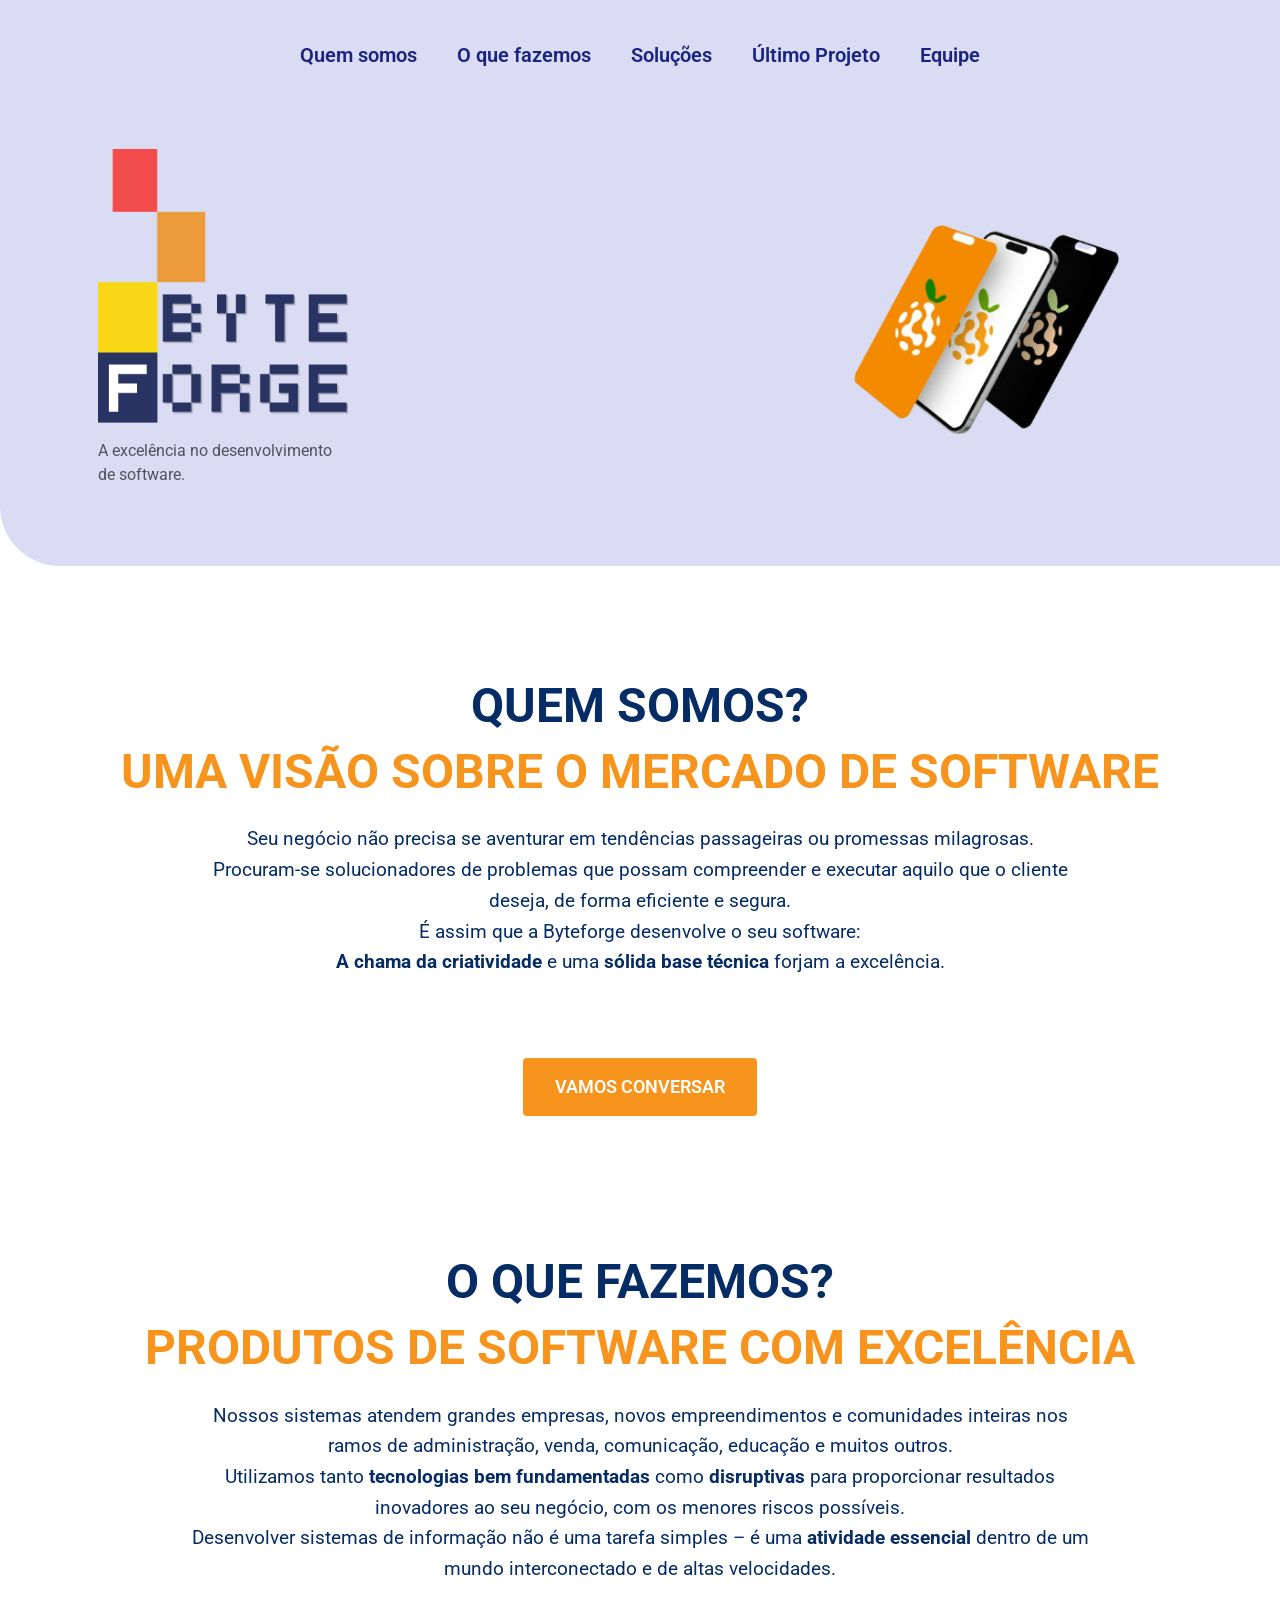
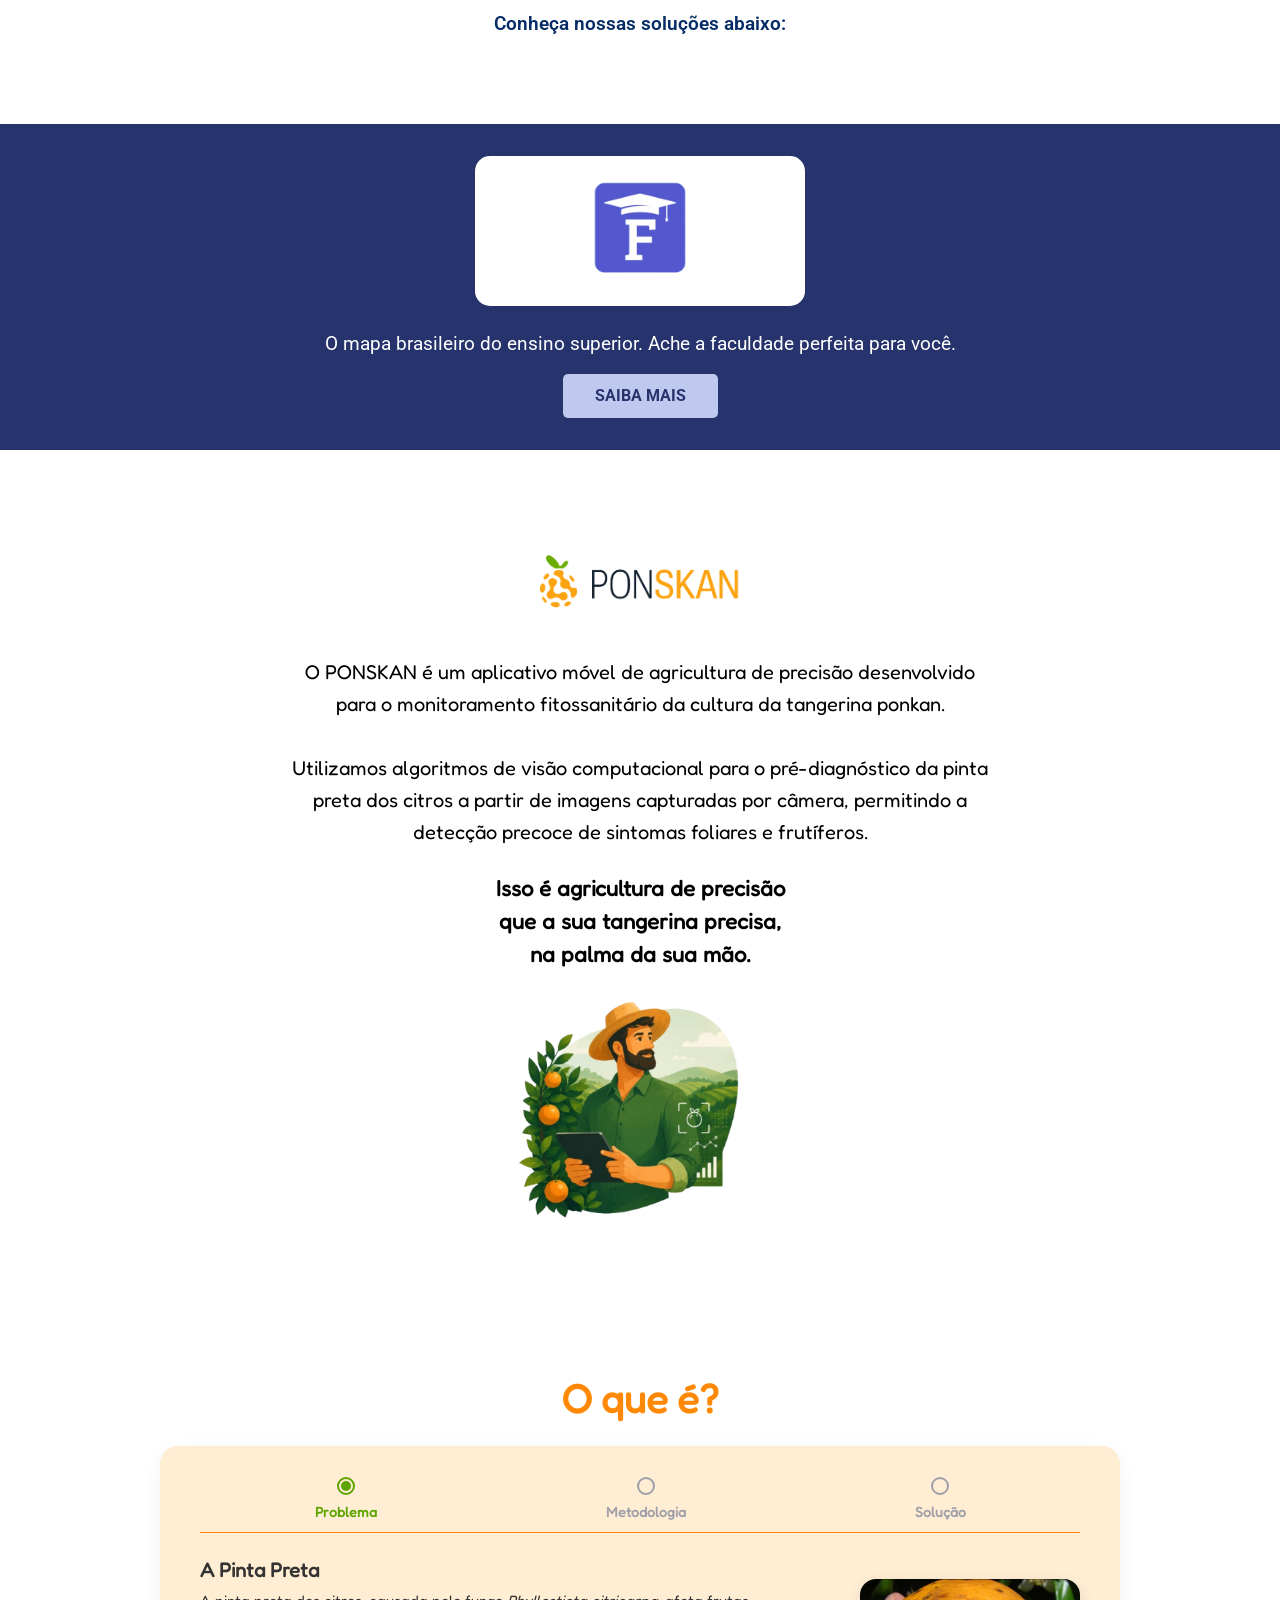
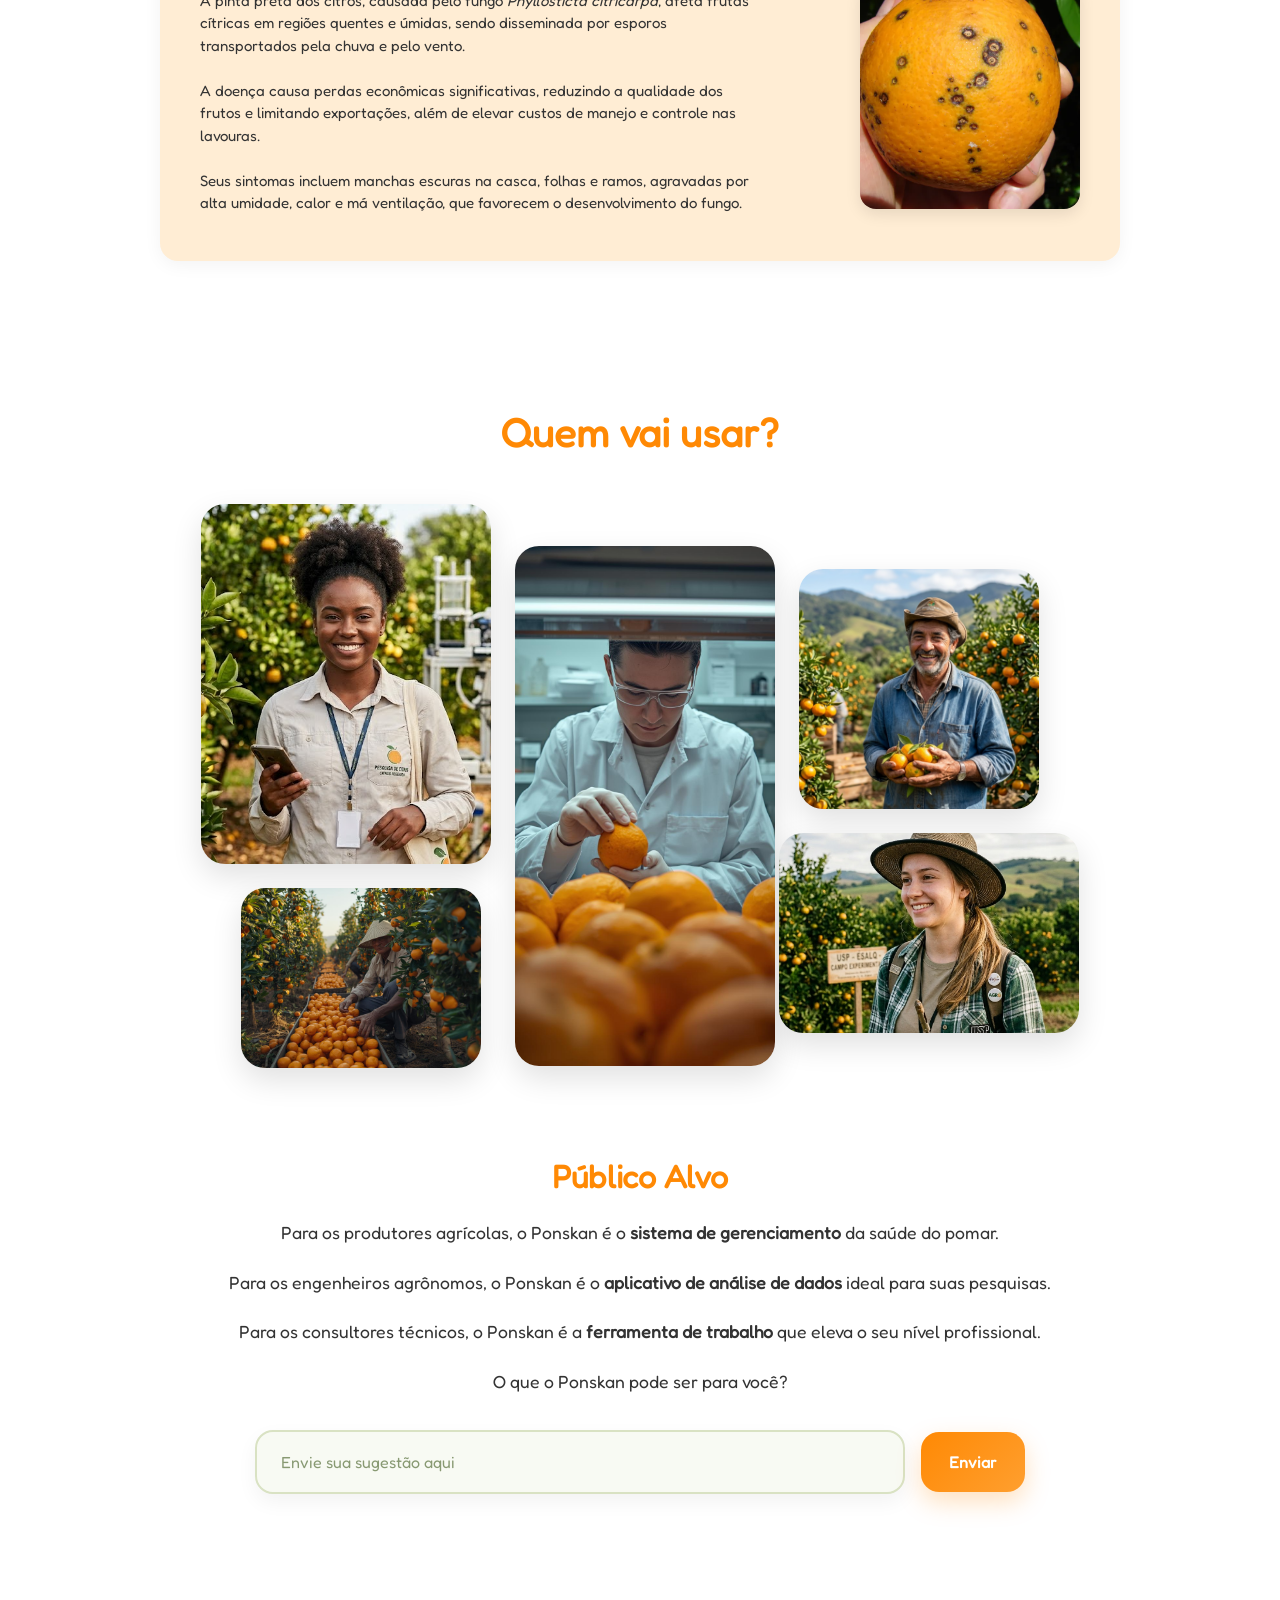
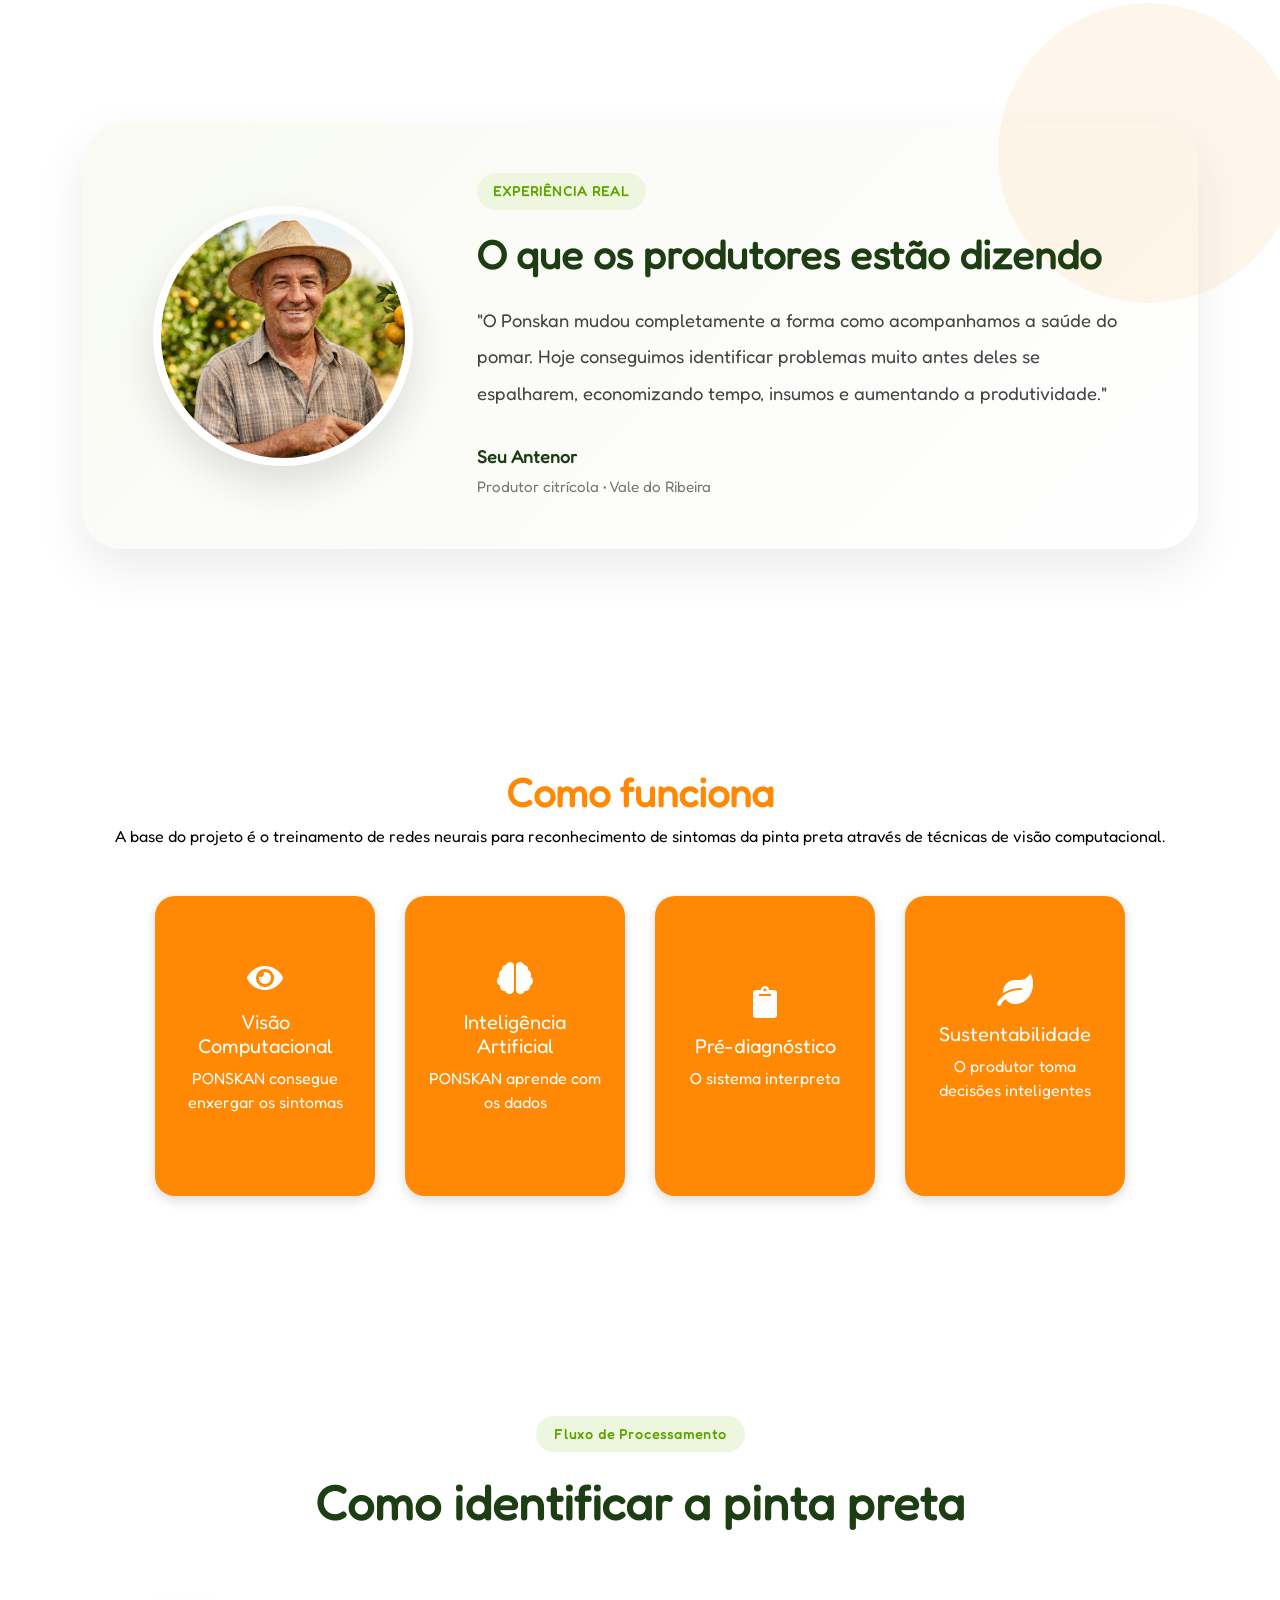
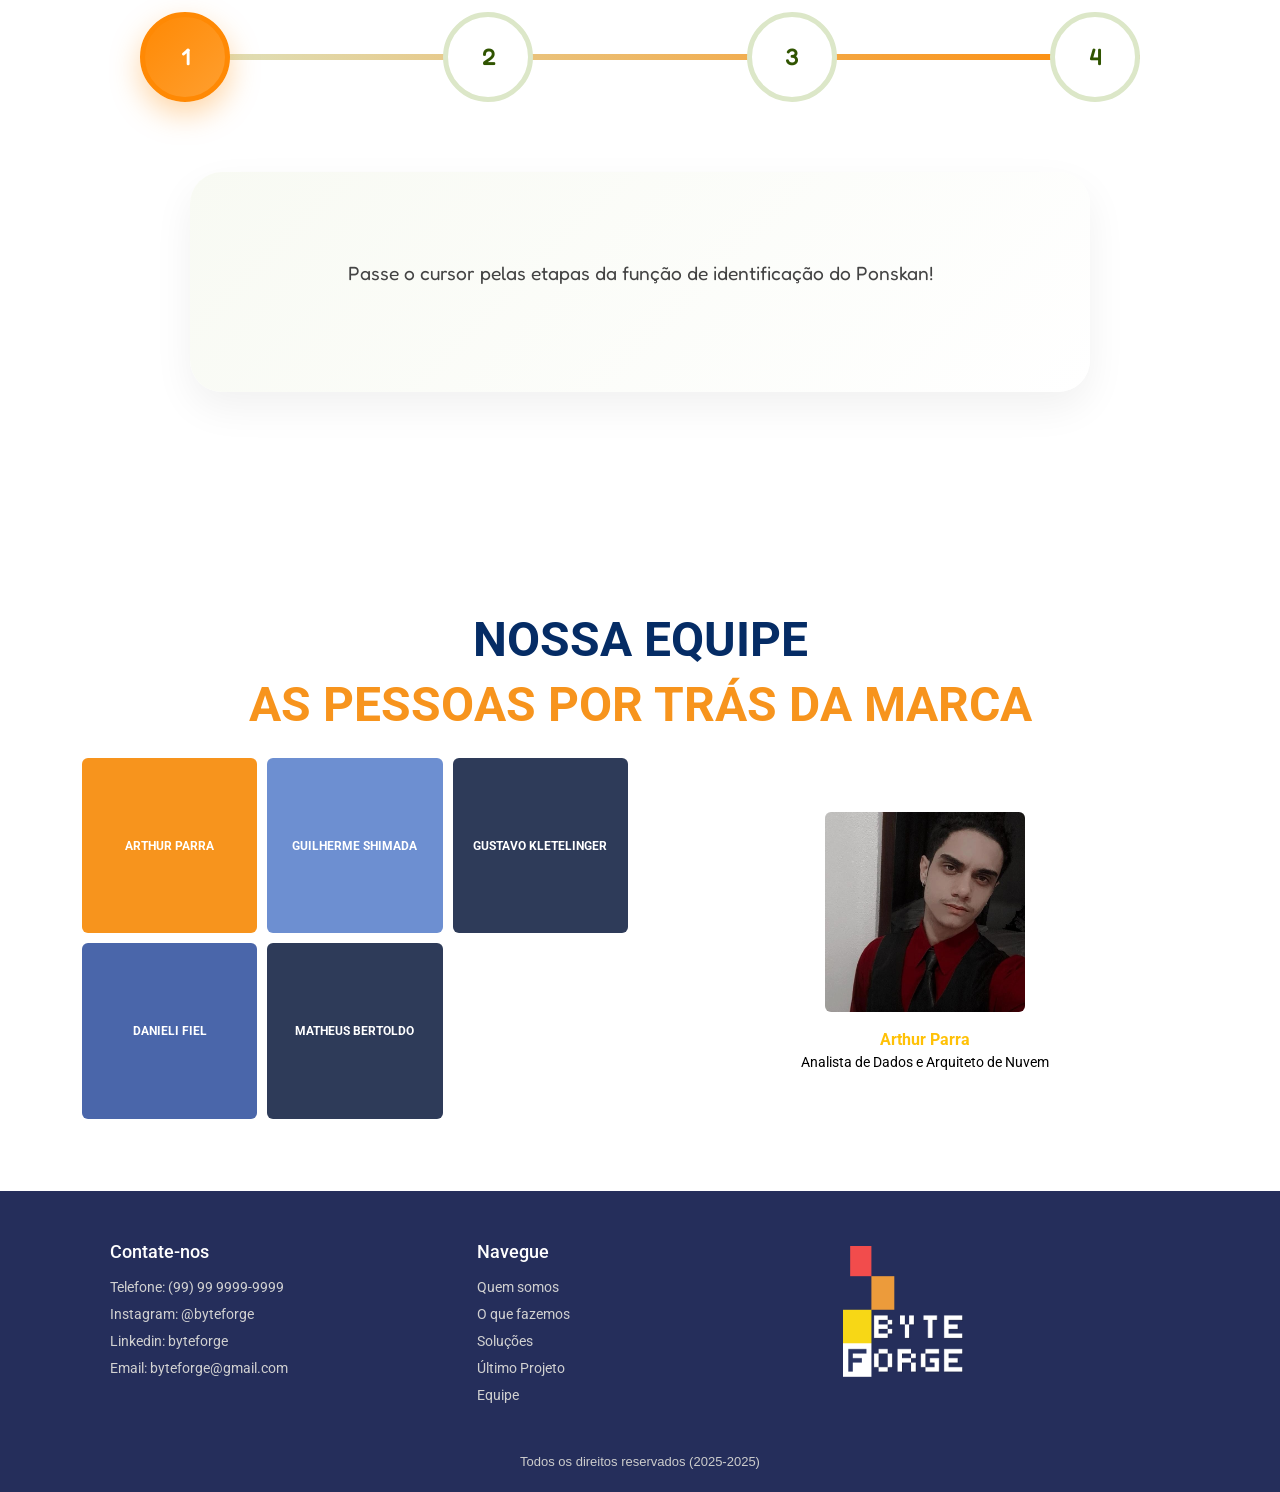
<file: projeto_de_software/landing_page/index.html>
<!DOCTYPE html>
<html lang="pt-br">

<head>
  <meta charset="UTF-8">
  <meta name="viewport" content="width=device-width, initial-scale=1.0">
  <title>ByteForge - Nossa Página</title>
  <!-- Favicon -->
  <link rel="icon" type="image/png" href="assets/img/logo-negative.png">
  <!-- Bootstrap -->
  <link rel="stylesheet" href="assets/css/bootstrap.min.css">
  <!-- Font Awesome -->
  <link rel="stylesheet" href="https://cdnjs.cloudflare.com/ajax/libs/font-awesome/5.15.4/css/all.min.css">
  <!-- Estilos personalizados (carregado por último para sobrescrever o Bootstrap quando necessário) -->
  <link rel="stylesheet" href="assets/css/style.css">
</head>

<body>

  <header id="header-byteforge" class="byte-forge">
    <div class="container">

      <!-- Menu de navegação -->
      <nav id="navbar-byteforge">
        <p><a href="#quem">Quem somos</a></p>
        <p><a href="#quem">O que fazemos</a></p>
        <p><a href="#carousel-container">Soluções</a></p>
        <p><a href="#projeto">Último Projeto</a></p>
        <p><a href="#equipe">Equipe</a></p>
      </nav>


      <div class="d-flex align-items-center justify-content-between flex-wrap gap-5 px-3">


        <div class="text-start">
          <img src="assets/img/logo-positive.png" alt="Logo ByteForge" class="img-fluid mb-3" style="max-width: 250px;">
          <p class="text-muted">A excelência no desenvolvimento<br>de software.</p>
        </div>


        <div id="carousellogo">
          <img id="mockup-01" src="assets/img/mockup-03.png" alt="Mockup desktop" style="display:flex;">
          <img id="mockup-02" src="assets/img/mockup-05.png" alt="Mockup tablet">
          <img id="mockup-03" src="assets/img/mockup-06.png" alt="Mockup mobile">
          <img id="mockup-04" src="assets/img/mockup-11.png" alt="Mockup mobile">
          <img id="mockup-05" src="assets/img/mockup-15.png" alt="Mockup mobile">
          <img id="mockup-06" src="assets/img/mockup-04.png" alt="Mockup mobile">
        </div>

      </div>
    </div>
  </header>



  <section id="quem" class="byte-forge">
    <div class="container">

      <h2 class="section-title">QUEM SOMOS?</h2>
      <h3 class="section-subtitle">UMA VISÃO SOBRE O MERCADO DE SOFTWARE</h3>
      <p class="section-text">
        Seu negócio não precisa se aventurar em tendências passageiras ou promessas milagrosas.<br>
        Procuram-se solucionadores de problemas que possam compreender e executar aquilo que o cliente deseja, de forma
        eficiente e segura.<br>
        É assim que a Byteforge desenvolve o seu software:<br>
        <strong>A chama da criatividade</strong> e uma <strong>sólida base técnica</strong> forjam a excelência.
      </p>

      <a href="#contato" class="btn-forge">VAMOS CONVERSAR</a>

      <h2 class="section-title mt-5">O QUE FAZEMOS?</h2>
      <h3 class="section-subtitle">PRODUTOS DE SOFTWARE COM EXCELÊNCIA</h3>
      <p class="section-text">
        Nossos sistemas atendem grandes empresas, novos empreendimentos e comunidades inteiras nos ramos de
        administração, venda, comunicação, educação e muitos outros.<br>
        Utilizamos tanto <strong>tecnologias bem fundamentadas</strong> como <strong>disruptivas</strong> para
        proporcionar resultados inovadores ao seu negócio, com os menores riscos possíveis.<br>
        Desenvolver sistemas de informação não é uma tarefa simples – é uma <strong>atividade essencial</strong> dentro
        de um mundo interconectado e de altas velocidades.
      </p>

      <p class="section-text fw-semibold mt-3">Conheça nossas soluções abaixo:</p>

    </div>
  </section>


  <div id="carousel-container" class="byte-forge">
    <div id="carousel-wrapper">
      <div id="carousel-track">

  
        <div class="carousel-slide">
          <div class="cards-row">
            <div class="carousel-card"><img src="assets/img/project-01.png" alt="FORMAR"></div>
          </div>
          <div class="carousel-description">O mapa brasileiro do ensino superior. Ache a faculdade perfeita para você.</div>
          <button class="carousel-button">SAIBA MAIS</button>
        </div>


        <div class="carousel-slide">
          <div class="cards-row">
            <div class="carousel-card"><img src="assets/img/project-02.png" alt="HEAT NAVIGATION"></div>
          </div>
          <div class="carousel-description">Mapeamento de ilhas de calor em tempo real.</div>
          <button class="carousel-button">SAIBA MAIS</button>
        </div>

   
        <div class="carousel-slide">
          <div class="cards-row">
            <div class="carousel-card"><img src="assets/img/project-04.png" alt="PET FINDER"></div>
          </div>
          <div class="carousel-description">Comunidade para animais de estimação perdidos com reconhecimento inteligente.</div>
          <button class="carousel-button">SAIBA MAIS</button>
        </div>

   
        <div class="carousel-slide">
          <div class="cards-row">
            <div class="carousel-card"><img src="assets/img/project-03.png" alt="OPEN MIND"></div>
          </div>
          <div class="carousel-description">Pré-diagnóstico do Transtorno de Déficit de Atenção. Rápido, intuitivo e fundamentado.</div>
          <button class="carousel-button">SAIBA MAIS</button>
        </div>

      </div>
    </div>
  </div>

  <section id="projeto" class="projeto-lia py-5 lia-font">
    <div class="container">

      <img src="assets/img/logotipo-ponskan.png" alt="Logo PONSKAN" id="logo-lia">

      <p class="descricao">
        O PONSKAN é um aplicativo móvel de agricultura de precisão desenvolvido para o monitoramento fitossanitário da
        cultura da tangerina ponkan.
        <br><br>
        Utilizamos algoritmos de visão computacional para o pré-diagnóstico da pinta preta dos citros a partir de
        imagens capturadas por câmera, permitindo a detecção precoce de sintomas foliares e frutíferos.
      </p>

      <p class="destaque mt-4">
        <strong>
          Isso é agricultura de precisão<br>
          que a sua tangerina precisa,<br>
          na palma da sua mão.
        </strong>
      </p>

      <img src="assets/img/produtor.png" alt="Produtor Agrícola" style="width: 300px;">

    </div>
  </section>



  <section class="oque-e py-5 lia-font">
    <h2 class="titulo mb-4">O que é?</h2>

    <div class="card-carousel">

      <!-- Abas de navegação -->
      <div class="tabs">
        <button class="tab active" onclick="trocarAba(0)">
          <span class="bolinha"><span class="bolinha-preenchida"></span></span>
          <span>Problema</span>
        </button>
        <button class="tab" onclick="trocarAba(1)">
          <span class="bolinha"><span class="bolinha-preenchida"></span></span>
          <span>Metodologia</span>
        </button>
        <button class="tab" onclick="trocarAba(2)">
          <span class="bolinha"><span class="bolinha-preenchida"></span></span>
          <span>Solução</span>
        </button>
      </div>

      <!-- Conteúdo dos slides -->
      <div class="conteudo-carousel">

        <!-- Aba 1: Problema -->
        <div class="slide active">
          <div class="texto">
            <h5><strong>A Pinta Preta</strong></h5>
            <p>
              A pinta preta dos citros, causada pelo fungo <em>Phyllosticta citricarpa</em>, afeta frutas cítricas em
              regiões quentes e úmidas, sendo disseminada por esporos transportados pela chuva e pelo vento.
              <br><br>
              A doença causa perdas econômicas significativas, reduzindo a qualidade dos frutos e limitando exportações,
              além de elevar custos de manejo e controle nas lavouras.
              <br><br>
              Seus sintomas incluem manchas escuras na casca, folhas e ramos, agravadas por alta umidade, calor e má
              ventilação, que favorecem o desenvolvimento do fungo.
            </p>
          </div>
          <img src="assets/img/cbs-photo-01.png" alt="Pinta preta nos citros">
        </div>

        <!-- Aba 2: Metodologia -->
        <div class="slide">
          <div class="texto">
            <h5><strong>Metodologia aplicada</strong></h5>
            <p>
              Você nos envia a foto da fruta pelo celular, e nós te entregamos um pré-diagnóstico fundamentado com o
              plano de ação mais adequado para sua posição nas próximas semanas.
              <br><br>
              Utilizamos o poder das redes neurais convolucionais alinhado com um pré-processamento metódico para
              identificar os sintomas da pinta preta nas suas frutas e avaliar o grau de severidade.
              <br><br>
              Em seguida, nossos algoritmos de recomendação cruzam dados climáticos com georreferenciamento e desenham
              um passo a passo de manejo inteligente para te ajudar.
            </p>
          </div>
          <img src="assets/img/cbs-photo-03.jpg" alt="Metodologia">
        </div>

        <!-- Aba 3: Solução -->
        <div class="slide">
          <div class="texto">
            <h5><strong>Solução proposta</strong></h5>
            <p>
              Desenvolvemos um aplicativo robusto e intuitivo, que utiliza visão computacional para identificar as áreas
              mais afetadas da sua lavoura e te auxilia na tomada de decisões.
              <br><br>
              O Ponskan não é apenas um classificador de fotos: ele é um sistema de gerenciamento fitossanitário que
              cabe na palma da sua mão.
            </p>
          </div>
          <img src="assets/img/cbs-photo-02.jpg" alt="Solução">
        </div>

      </div>
    </div>
  </section>


<!-- pulbico alvo -->
  <section id="publico-alvo" class="py-5 lia-font">
    <div class="container">

      <h2 class="titulo text-center mb-5">Quem vai usar?</h2>

      <div class="publico-wrapper">

        <div id="coluna-imagens">
          <div class="left-column">
            <img src="assets/img/marina.png" alt="Fazendeiro" class="img-publico img-grande">
            <img src="assets/img/cbs-photo-04.jpg" alt="Dashboard agrícola" class="img-publico img-pequena">
          </div>
          <div class="center-column">
            <img src="assets/img/cbs-photo-06.jpg" alt="Agrônoma" class="img-publico img-vertical">
          </div>
          <div class="right-column">
            <img src="assets/img/wagner.png" alt="Pomar" class="img-publico img-media">
            <img src="assets/img/clara.png" alt="Análise de frutos" class="img-publico img-quadrada">
          </div>
        </div>

        <div id="coluna-texto">
          <h4 id="subtitulo-publico" class="fw-bold">Público Alvo</h4>

          <p id="descricao-publico">Para os produtores agrícolas, o Ponskan é o <b>sistema de gerenciamento</b> da saúde do pomar.</p>
          <p>Para os engenheiros agrônomos, o Ponskan é o <b>aplicativo de análise de dados</b> ideal para suas pesquisas.</p>
          <p>Para os consultores técnicos, o Ponskan é a <b>ferramenta de trabalho</b> que eleva o seu nível profissional.</p>
          <p>O que o Ponskan pode ser para você?</p>

          <!-- Formulário de sugestão -->
          <div class="form-sugestao">
            <input type="text" placeholder="Envie sua sugestão aqui">
            <button type="button">Enviar</button>
          </div>

        </div>
      </div>
    </div>
  </section>

<!-- depoimento -->
  <section id="depoimentos" class="lia-font">
    <div class="container">

      <div class="depoimento-card">

        <!-- Foto do depoente -->
        <div class="depoimento-foto">
          <img src="assets/img/seu-antenor.png" alt="Seu Antenor">
        </div>

        <!-- Texto do depoimento -->
        <div class="depoimento-conteudo">
          <span class="depoimento-tag">EXPERIÊNCIA REAL</span>

          <h2 class="depoimento-titulo">O que os produtores estão dizendo</h2>

          <p class="depoimento-texto">
            "O Ponskan mudou completamente a forma como acompanhamos
            a saúde do pomar. Hoje conseguimos identificar problemas
            muito antes deles se espalharem, economizando tempo,
            insumos e aumentando a produtividade."
          </p>

          <div class="depoimento-autor">
            <strong>Seu Antenor</strong>
            <span>Produtor citrícola • Vale do Ribeira</span>
          </div>
        </div>

      </div>
    </div>
  </section>

  <section class="como-funciona text-center py-5 lia-font">
    <h2 class="titulo mb-2">Como funciona</h2>
    <p class="mb-5">
      A base do projeto é o treinamento de redes neurais para reconhecimento de sintomas da pinta preta
      através de técnicas de visão computacional.
    </p>

    <div class="cards-container">

      <!-- Card 1 -->
      <div class="card-flip" onclick="this.classList.toggle('active')">
        <div class="card-inner">
          <div class="card-front">
            <i class="fas fa-eye fa-2x mb-3"></i>
            <h5>Visão Computacional</h5>
            <p>PONSKAN consegue enxergar os sintomas</p>
          </div>
          <div class="card-back">
            <p>As fotos da fruta serão tratadas para permitir análise de imagens com técnicas modernas</p>
          </div>
        </div>
      </div>

      <!-- Card 2 -->
      <div class="card-flip" onclick="this.classList.toggle('active')">
        <div class="card-inner">
          <div class="card-front">
            <i class="fas fa-brain fa-2x mb-3"></i>
            <h5>Inteligência Artificial</h5>
            <p>PONSKAN aprende com os dados</p>
          </div>
          <div class="card-back">
            <p>Com redes neurais, o sistema entende padrões e gera uma probabilidade da amostra estar doente ou não.</p>
          </div>
        </div>
      </div>

      <!-- Card 3 -->
      <div class="card-flip" onclick="this.classList.toggle('active')">
        <div class="card-inner">
          <div class="card-front">
            <i class="fas fa-clipboard fa-2x mb-3"></i>
            <h5>Pré-diagnóstico</h5>
            <p>O sistema interpreta</p>
          </div>
          <div class="card-back">
            <p>O sistema cruza o resultado da rede neural com dados climáticos e sua geolocalização para gerar relatórios e planos de ação inteligentes</p>
          </div>
        </div>
      </div>

      <!-- Card 4 -->
      <div class="card-flip" onclick="this.classList.toggle('active')">
        <div class="card-inner">
          <div class="card-front">
            <i class="fa fa-leaf fa-2x mb-3"></i>
            <h5>Sustentabilidade</h5>
            <p>O produtor toma decisões inteligentes</p>
          </div>
          <div class="card-back">
            <p>PONSKAN proporciona agricultura de precisão para pequenos e médios produtores</p>
          </div>
        </div>
      </div>

    </div>
  </section>


  <section id="timeline-section" class="lia-font">
    <div class="container">

      <!-- Cabeçalho da timeline -->
      <div class="timeline-header">
        <span class="timeline-badge">Fluxo de Processamento</span>
        <h2 id="timeline-title">Como identificar a pinta preta</h2>
      </div>

      <!-- Pontos -->
      <div class="timeline-wrapper">
        <div class="timeline-line"></div>

        <div class="timeline-point active"
          data-title="Captura de imagens"
          data-text="Capture ou faça upload de 1 a 4 imagens. Nosso app vai te orientar como pegar os melhores ângulos.">
          <span>1</span>
        </div>

        <div class="timeline-point"
          data-title="Pré-processamento"
          data-text="Sua foto será manipulada para melhorar a precisão e velocidade da detecção. Apenas aguarde.">
          <span>2</span>
        </div>

        <div class="timeline-point"
          data-title="Classificação"
          data-text="Nossa rede neural vai dar a melhor resposta com base em um aprendizado profundo com conjunto diversificado de dados de treino.">
          <span>3</span>
        </div>

        <div class="timeline-point"
          data-title="Resultados"
          data-text="O pré-diagnóstico estará disponível em alguns instantes e todos os resultados serão salvos para que você consulte em qualquer momento.">
          <span>4</span>
        </div>
      </div>

      <!-- Texto dinâmicodo hover nos pontos -->
      <div class="timeline-content">
        <p id="timeline-text">Passe o cursor pelas etapas da função de identificação do Ponskan!</p>
      </div>

    </div>
  </section>


<!-- equipe -->
  <section id="equipe" class="container text-center py-5 byte-forge">
    <h2 class="section-title">NOSSA EQUIPE</h2>
    <h2 class="section-subtitle">AS PESSOAS POR TRÁS DA MARCA</h2>

    <div class="row justify-content-center">
      <div class="col-lg-6 col-md-12 mb-4">
        <div class="equipe-grid">
          <div class="equipe-membro laranja"            onclick="mostrarFoto('assets/img/arthur.jpeg')">ARTHUR PARRA</div>
          <div class="equipe-membro azul-claro"         onclick="mostrarFoto('assets/img/guilherme-02.jpg')">GUILHERME SHIMADA</div>
          <div class="equipe-membro azul-escuro"        onclick="mostrarFoto('assets/img/gustavo.jpg')">GUSTAVO KLETELINGER</div>
          <div class="equipe-membro azul-intermediario" onclick="mostrarFoto('assets/img/dani.jpg')">DANIELI FIEL</div>
          <div class="equipe-membro azul-escuro"        onclick="mostrarFoto('assets/img/matheus-02.jpg')">MATHEUS BERTOLDO</div>
        </div>
      </div>

      <!-- Foto e info do membro selecionado -->
      <div class="col-lg-6 col-md-12 d-flex flex-column align-items-center justify-content-center">
        <div class="foto-container mb-3">
          <img id="foto-membro" src="assets/img/arthur.jpeg" alt="Foto do membro" class="rounded">
        </div>
        <div style="max-width: 300px; text-align: center;">
          <strong id="nome-membro" class="text-warning">Arthur Parra</strong>
          <p id="descricao-membro" style="font-size: 14px;">Analista de Dados e Arquiteto de Nuvem</p>
        </div>
      </div>

    </div>
  </section>


  <footer>
    <div class="footer-container byte-forge">

      <div class="footer-column">
        <h3>Contate-nos</h3>
        <p>Telefone: (99) 99 9999-9999</p>
        <p>Instagram: @byteforge</p>
        <p>Linkedin: byteforge</p>
        <p>Email: byteforge@gmail.com</p>
      </div>

      <div class="footer-column">
        <h3>Navegue</h3>
        <p><a href="#quem">Quem somos</a></p>
        <p><a href="#quem">O que fazemos</a></p>
        <p><a href="#carousel-container">Soluções</a></p>
        <p><a href="#projeto">Último Projeto</a></p>
        <p><a href="#equipe">Equipe</a></p>
      </div>

      <div class="footer-column footer-logo">
        <img src="assets/img/logo-negative.png" alt="Logo ByteForge">
      </div>

    </div>

    <div class="footer-bottom">
      Todos os direitos reservados (2025-2025)
    </div>
  </footer>


  <!-- Scripts -->
  <script src="assets/js/bootstrap.bundle.min.js"></script>
  <script src="assets/js/js.js"></script>

</body>

</html>
</file>
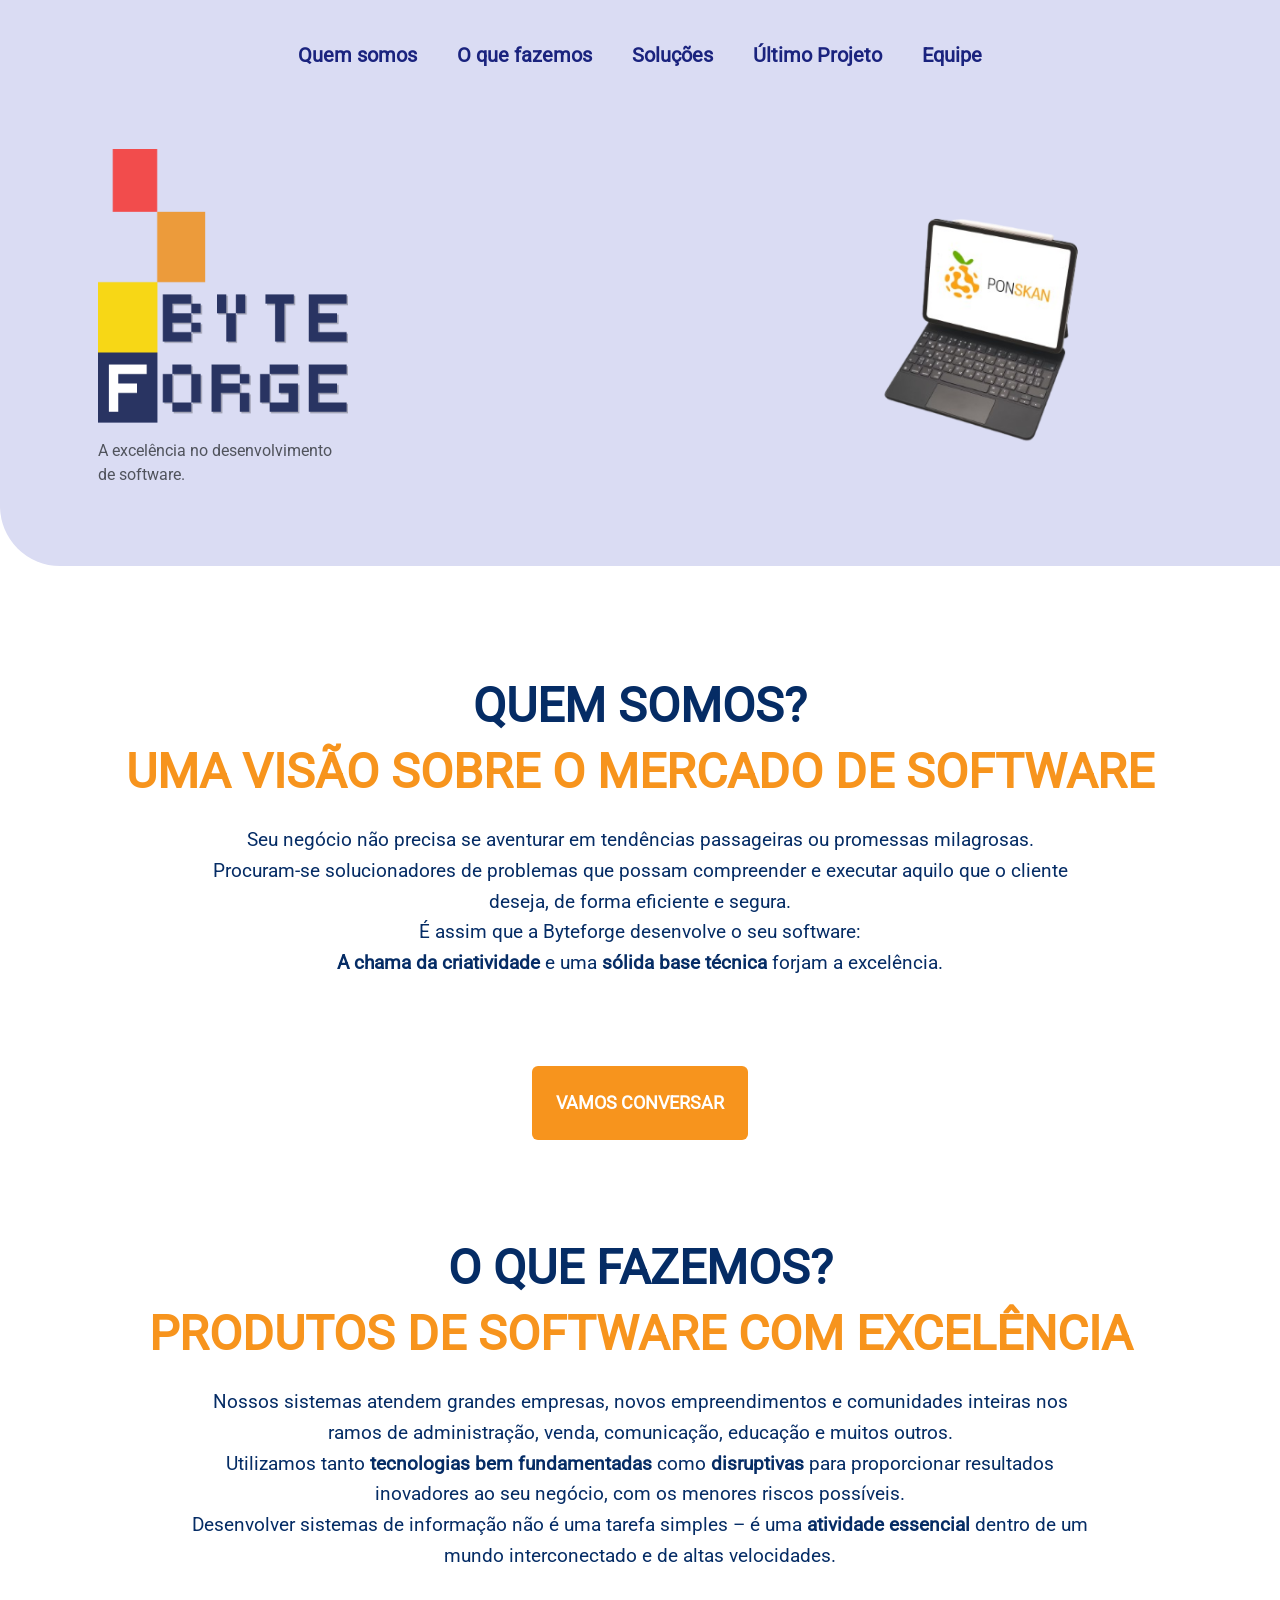
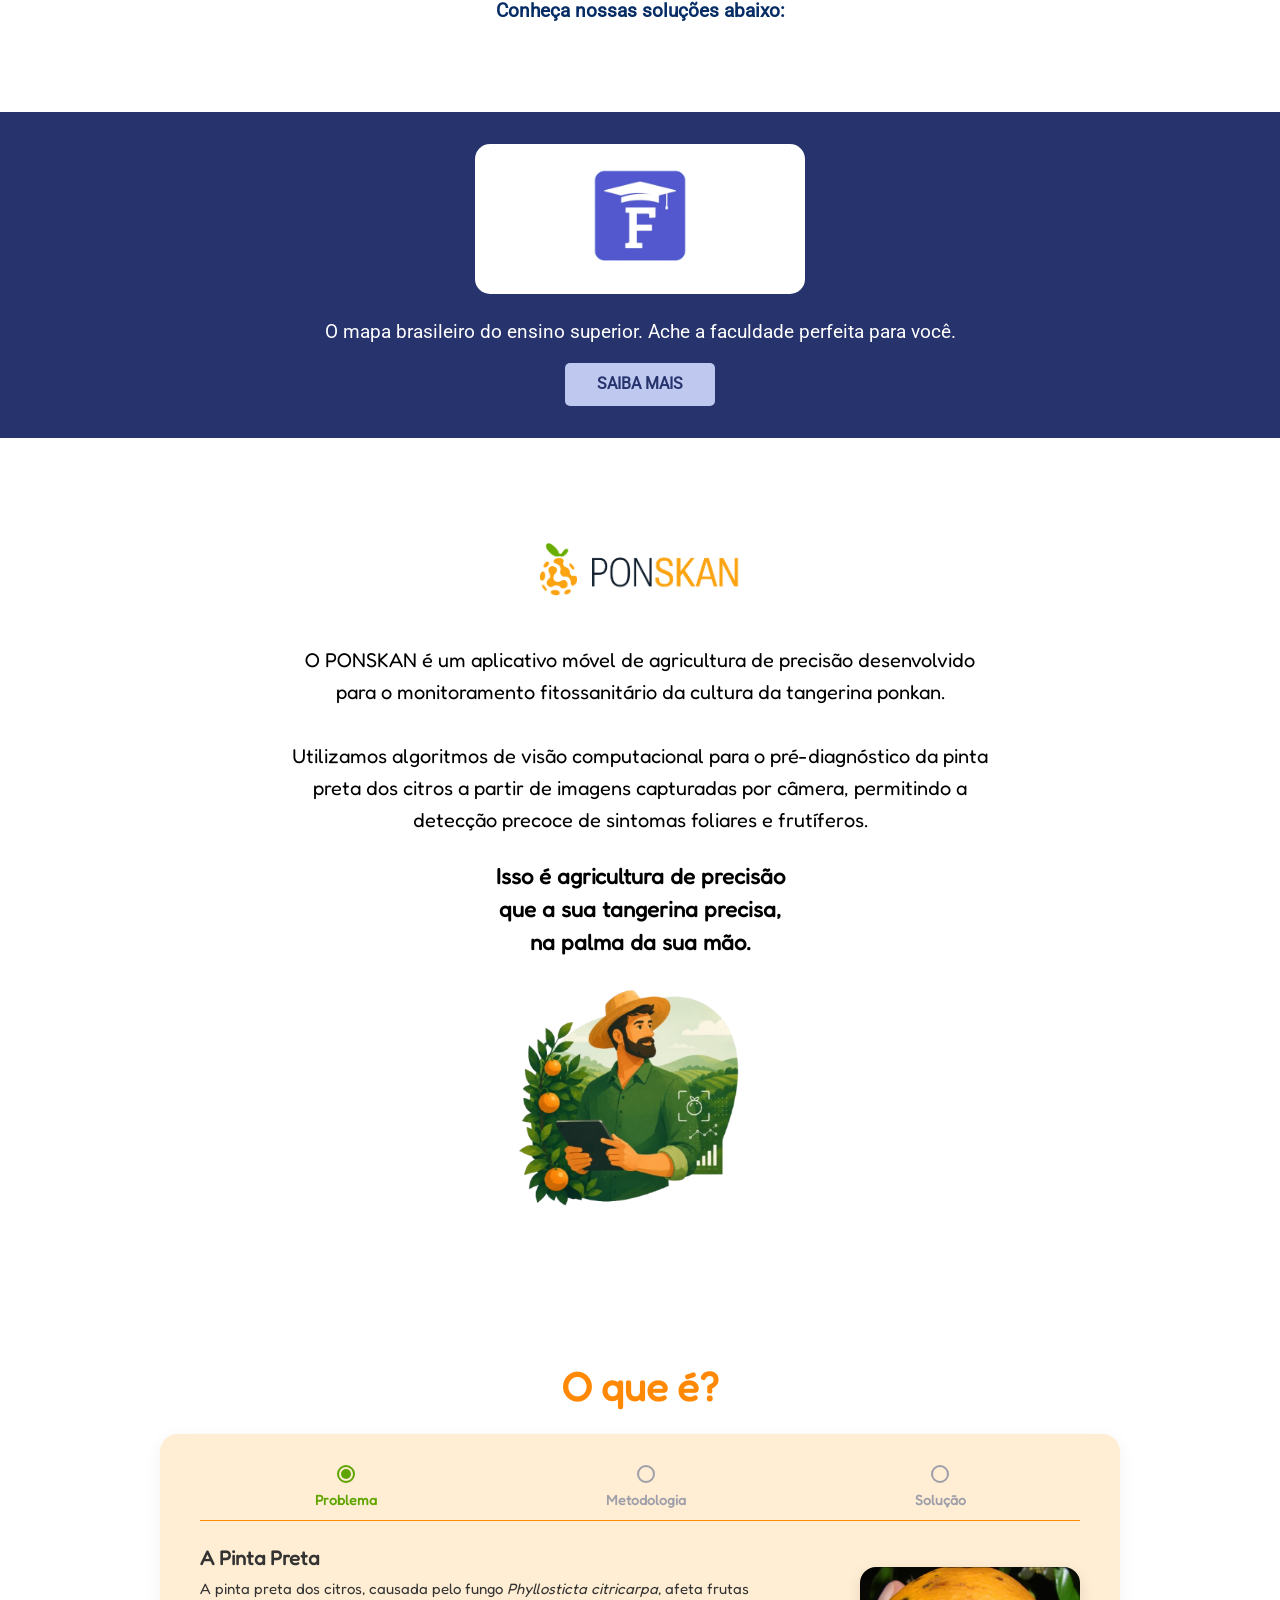
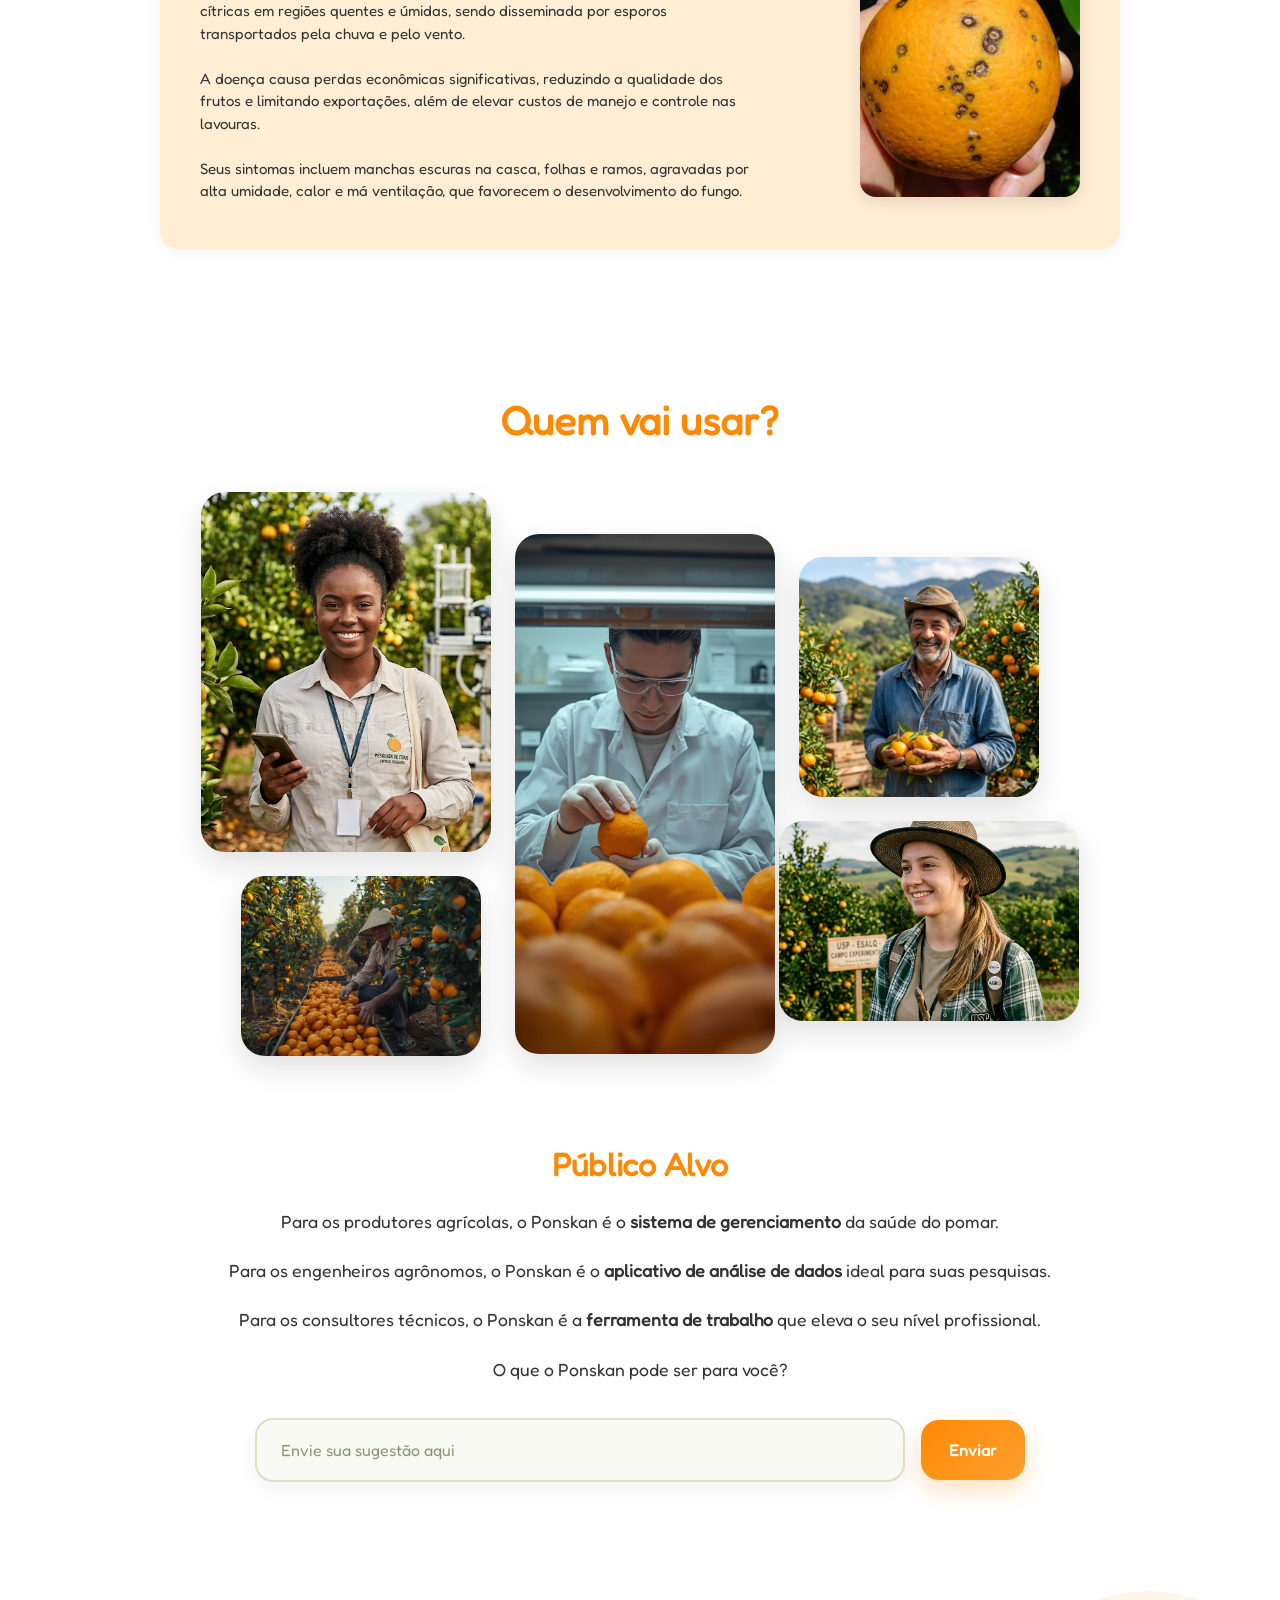
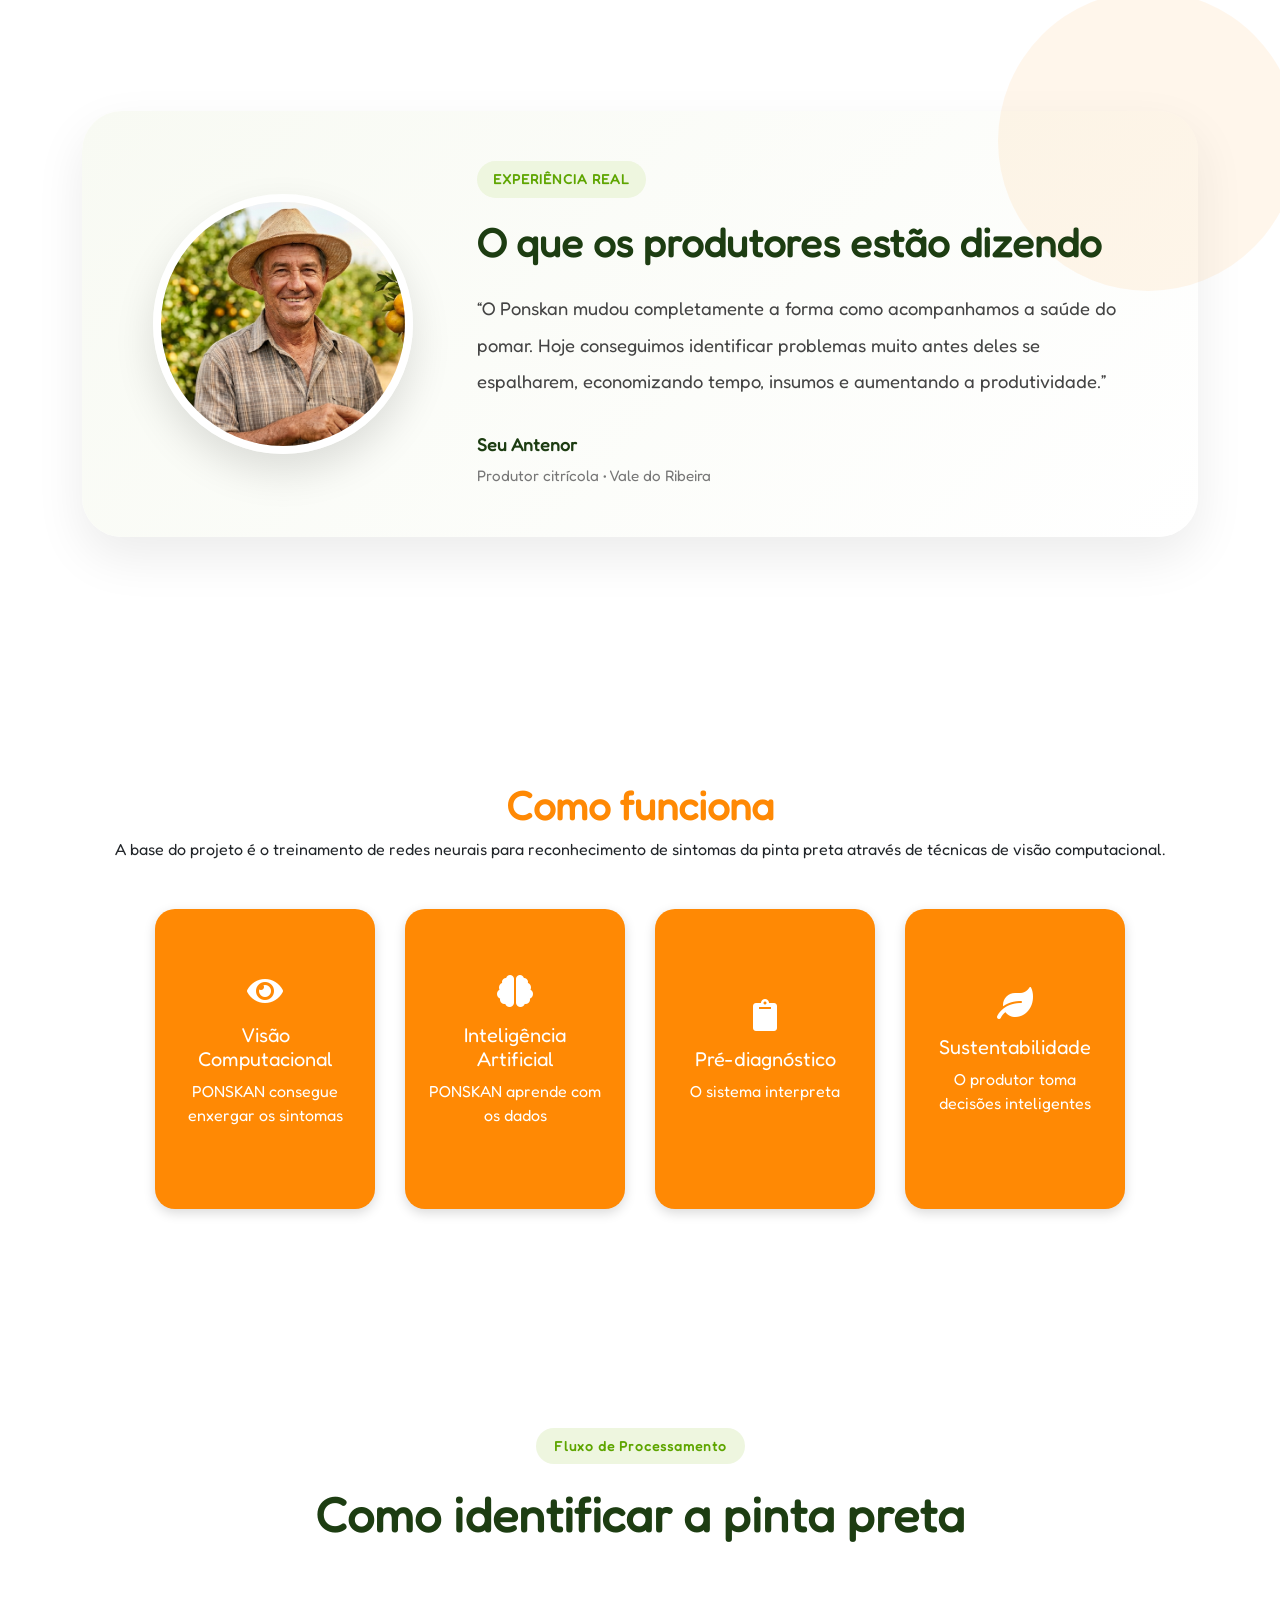
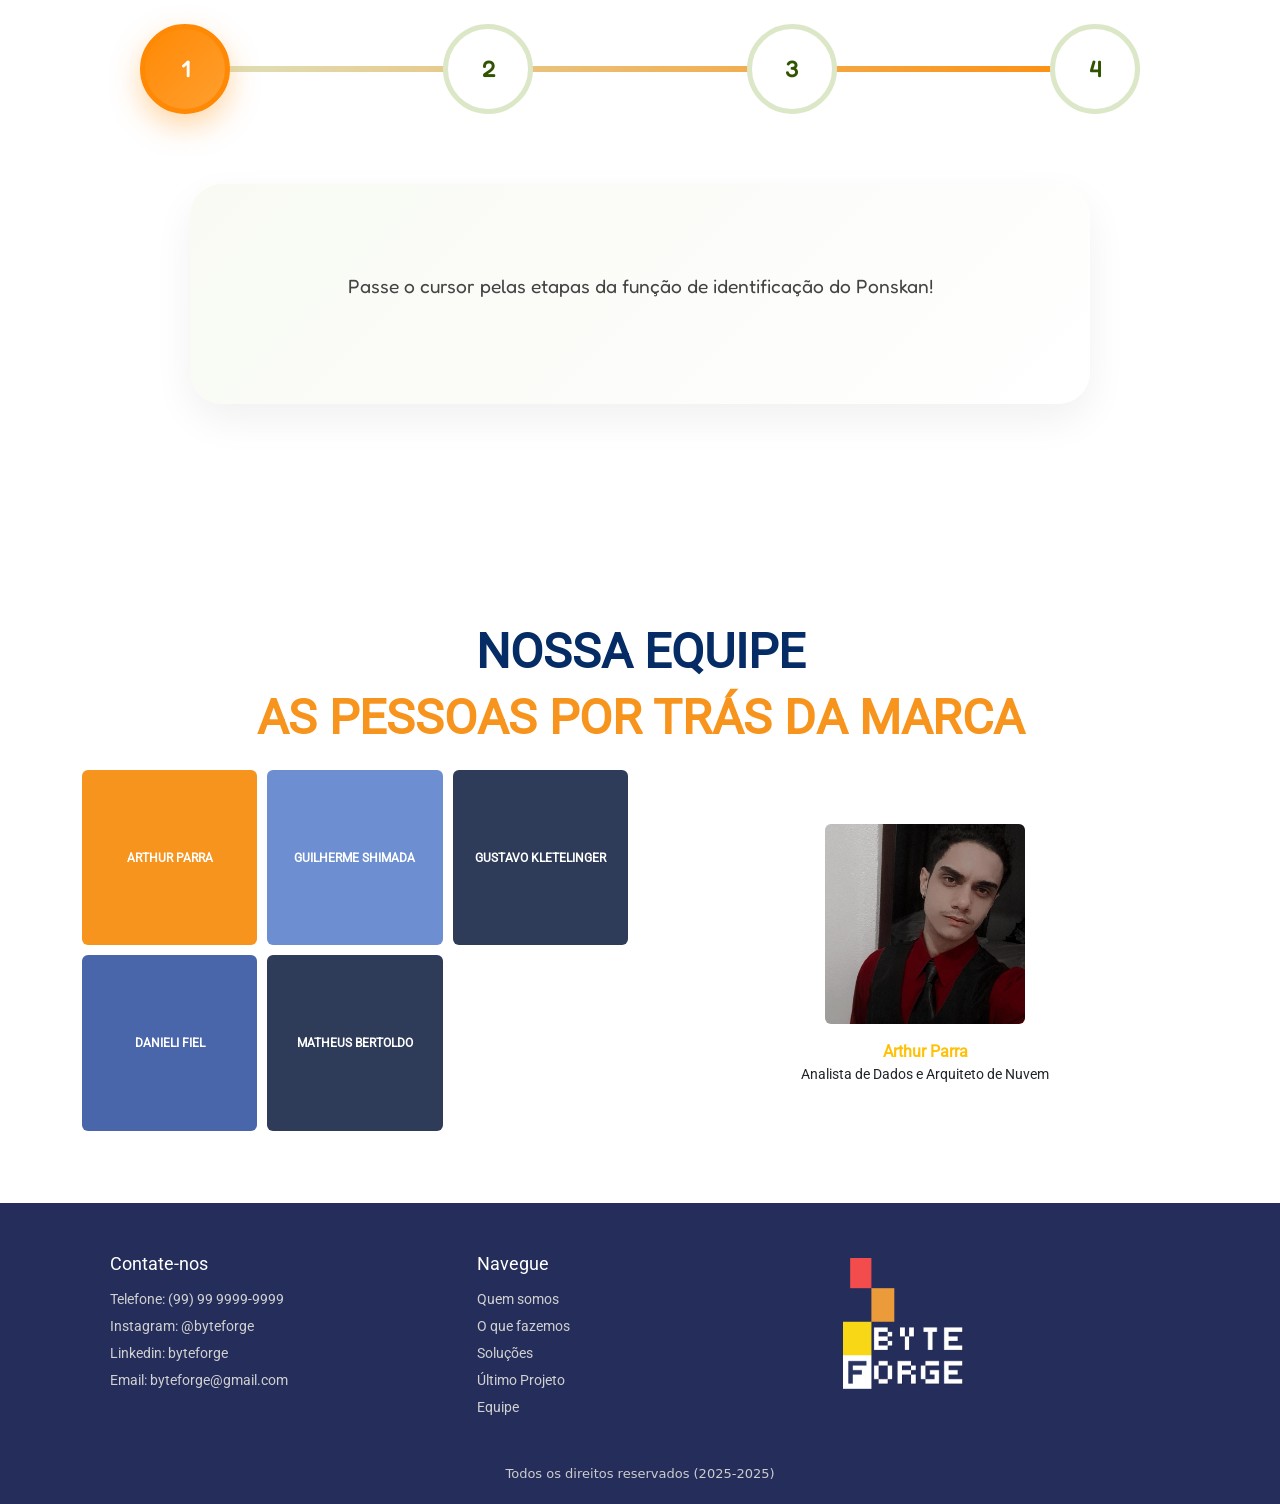
<file: projeto_de_software/landing_page_deprecated/index.html>
<!DOCTYPE html>
<html lang="pt-br">

<head>
  <meta charset="UTF-8">
  <meta name="viewport" content="width=device-width, initial-scale=1.0">
  <title>ByteForge - Nossa Página</title>
  <link rel="stylesheet" href="assets/css/style.css">
  <link rel="icon" type="image/png" href="assets/img/logo-negative.pngs">
  <link rel="stylesheet" href="assets/css/bootstrap.min.css">
  <link rel="stylesheet" href="https://cdnjs.cloudflare.com/ajax/libs/font-awesome/5.15.4/css/all.min.css">
</head>


<body>


  <!-- Navbar ByteForge -->
  <header id="header-byteforge" class="byte-forge">
    <div class="container">

      <nav id="navbar-byteforge">
        <p><a href="#quem">Quem somos</a></p>
        <p><a href="#quem">O que fazemos</a></p>
        <p><a href="#carousel-container">Soluções</a></p>
        <p><a href="#projeto">Último Projeto</a></p>
        <p><a href="#equipe">Equipe</a></p>
      </nav>

      <!-- Conteúdo principal -->
      <div class="d-flex align-items-center justify-content-between flex-wrap gap-5 px-3">

        <!-- Logo e descrição -->
        <div class="text-start" style="">
          <img src="assets/img/logo-positive.png" alt="Logo LIA" class="img-fluid mb-3" style="max-width: 250px;">
          <p class="text-muted">A excelência no desenvolvimento<br>de software.</p>
        </div>

        <!-- Carrossel de dispositivos -->
        <div id="carousellogo">
          <img id="mockup-03" src="assets/img/mockup-03.png" style="display: flex;">
          <img id="mockup-02" src="assets/img/mockup-05.png">
          <img id="mockup-01" src="assets/img/mockup-06.png">
        </div>

      </div>
    </div>
  </header>


  <!-- QUEM SOMOS -->
  <section id="quem" class="byte-forge">
    <div id="container">
      <h2 id="section-title">QUEM SOMOS?</h2>
      <h3 id="section-subtitle">UMA VISÃO SOBRE O MERCADO DE SOFTWARE</h3>
      <p id="section-text">
        Seu negócio não precisa se aventurar em tendências passageiras ou promessas milagrosas.<br>
        Procuram-se solucionadores de problemas que possam compreender e executar aquilo que o cliente deseja, de forma
        eficiente e segura.<br>
        É assim que a Byteforge desenvolve o seu software:<br>
        <strong>A chama da criatividade</strong> e uma <strong>sólida base técnica</strong> forjam a excelência.
      </p>

      <a id="button" href="#contato" class="btn btn-warning text-white fw-semibold px-4 py-4 my-10">VAMOS CONVERSAR</a>

      <!-- O QUE FAZEMOS -->
      <h2 id="section-title">O QUE FAZEMOS?</h2>
      <h3 id="section-subtitle">PRODUTOS DE SOFTWARE COM EXCELÊNCIA</h3>
      <p id="section-text">
        Nossos sistemas atendem grandes empresas, novos empreendimentos e comunidades inteiras nos ramos de
        administração, venda, comunicação, educação e muitos outros.<br>
        Utilizamos tanto <strong>tecnologias bem fundamentadas</strong> como <strong>disruptivas</strong> para
        proporcionar resultados inovadores ao seu negócio, com os menores riscos possíveis.<br>
        Desenvolver sistemas de informação não é uma tarefa simples – é uma <strong>atividade essencial</strong> dentro
        de um mundo interconectado e de altas velocidades.
      </p>

      <p id="section-text" class="fw-semibold mt-3">Conheça nossas soluções abaixo:</p>

    </div>
  </section>


  <!-- Projetos -->
  <div id="carousel-container" class="byte-forge">
    <div id="carousel-wrapper">
      <div id="carousel-track">

        <!-- Slide 1 -->
        <div class="carousel-slide">
          <div id="cards-row">
            <div class="carousel-card"><img src="assets/img/project-01.png" alt="FORMAR"></div>
          </div>
          <div id="carousel-description">
            O mapa brasileiro do ensino superior. Ache a faculdade perfeita para você.
          </div>
          <button id="carousel-button">SAIBA MAIS</button>
        </div>

        <!-- Slide 2 -->
        <div class="carousel-slide">
          <div id="cards-row">
            <div class="carousel-card"><img src="assets/img/project-02.png" alt="HEAT NAVIGATION"></div>
          </div>
          <div id="carousel-description">
            Mapeamento de ilhas de calor em tempo real.
          </div>
          <button id="carousel-button">SAIBA MAIS</button>
        </div>

        <!-- Slide 3 -->
        <div class="carousel-slide">
          <div id="cards-row">
            <div class="carousel-card"><img src="assets/img/project-04.png" alt="PET FINDER"></div>
          </div>
          <div id="carousel-description">
            Comunidade para animais de estimação perdidos com reconhecimento inteligente.
          </div>
          <button id="carousel-button">SAIBA MAIS</button>
        </div>

        <!-- Slide 4 -->
        <div class="carousel-slide">
          <div id="cards-row">
            <div class="carousel-card"><img src="assets/img/project-03.png" alt="OPEN MIND"></div>
          </div>
          <div id="carousel-description">
            Pré-diagnóstico do Transtorno de Déficit de Atenção. Rápido, intuitivo e fundamentado.
          </div>
          <button id="carousel-button">SAIBA MAIS</button>
        </div>

      </div>

      <!-- Controles -->
      <!-- <div id="carousel-controls">
        <div id="carousel-left-click" onclick="moveCarousel(-1)"></div>
        <div id="carousel-right-click" onclick="moveCarousel(1)"></div>
      </div> -->

    </div>
  </div>


  <!-- Lia -->
  <section id="projeto" class="projeto-lia py-5 lia-font">
    <div class="container">
      <img src="assets/img/logotipo-ponskan.png" alt="LIA Project Logo" id="logo-lia">
      <p class="descricao">
        O PONSKAN é um aplicativo móvel de agricultura de precisão desenvolvido para o monitoramento fitossanitário da
        cultura da tangerina ponkan.
        <br>
        <br>
        Utilizamos algoritmos de visão computacional para o pré-diagnóstico da pinta preta dos citros a partir de
        imagens capturadas por câmera, permitindo a detecção precoce de sintomas foliares e frutíferos.
      </p>
      <p class="destaque mt-4">
        <strong>
          Isso é agricultura de precisão<br>
          que a sua tangerina precisa, <br>
          na palma da sua mão.
        </strong>
      </p>
      <img src="./assets/img/produtor.png" alt="Produtor Agrícola" style="width: 300px;">
    </div>
  </section>


  <!-- O que é? -->
  <section class="oque-e py-5 lia-font">
    <h2 id="titulo" class="titulo mb-4">O que é?</h2>

    <div class="card-carousel">
      <div class="tabs">
        <button class="tab active" onclick="trocarAba(0)">
          <span class="bolinha"><span class="bolinha-preenchida"></span></span>
          <span>Problema</span>
        </button>
        <button class="tab" onclick="trocarAba(1)">
          <span class="bolinha"><span class="bolinha-preenchida"></span></span>
          <span>Metodologia</span>
        </button>
        <button class="tab" onclick="trocarAba(2)">
          <span class="bolinha"><span class="bolinha-preenchida"></span></span>
          <span>Solução</span>
        </button>
      </div>

      <div class="conteudo-carousel">
        <div class="slide active">
          <div class="texto">
            <h5><strong>A Pinta Preta</strong></h5>
            <p>
              A pinta preta dos citros, causada pelo fungo <em>Phyllosticta citricarpa</em>, afeta frutas cítricas em
              regiões
              quentes e úmidas, sendo disseminada por esporos transportados pela chuva e pelo vento.
              <br><br>
              A doença causa perdas econômicas significativas, reduzindo a qualidade dos frutos e limitando exportações,
              além de elevar custos de manejo e controle nas lavouras.
              <br><br>
              Seus sintomas incluem manchas escuras na casca, folhas e ramos, agravadas por alta umidade, calor e má
              ventilação, que favorecem o desenvolvimento do fungo.
            </p>
          </div>
          <img src="assets/img/cbs-photo-01.png" alt="Pessoa com deficiência auditiva">
        </div>

        <div class="slide">
          <div class="texto">
            <h5><strong>Metodologia aplicada</strong></h5>
            <p>
              Você nos envia a foto da fruta pelo celular, e nós te entregamos um pré-diagnóstico fundamentado com o
              plano de ação mais adequado para sua posição nas próximas semanas.
              <br>
              <br>
              Utilizamos o poder das redes neurais convolucionais alinhado com um pré-processamento metódico para
              identificar os sintomas da pinta preta nas suas frutas e avaliar o grau de severidade.
              <br>
              <br>
              Em seguida, nossos algoritmos de recomendação cruzam dados climáticos com georreferenciamento e desenham
              um passo a passo de manejo inteligente para te ajudar.
            </p>
          </div>
          <img src="assets/img/cbs-photo-03.jpg" alt="Metodologia">
        </div>

        <div class="slide">
          <div class="texto">
            <h5><strong>Solução proposta</strong></h5>
            <p>
              Desenvolvemos um aplicativo robusto e intuitivo, que utiliza visão computacional para identificar as áreas mais afetadas da sua lavoura e te auxilia na tomada de decisões.
              <br><br>
              O Ponskan não é apenas um classificador de fotos: ele é um sistema de gerenciamento fitossaniário que cabe na palma da sua mão.

            </p>
          </div>
          <img src="assets/img/cbs-photo-02.jpg" alt="Solução">
        </div>
      </div>
    </div>
  </section>

  <!-- Publico Alvo -->
  <section id="publico-alvo" class="py-5 lia-font">
    <div class="container">
      <h2 id="titulo" class="text-center mb-5">Quem vai usar?</h2>

      <div class="publico-wrapper">

        <!-- Coluna de Imagens -->
        <div id="coluna-imagens">

          <div class="left-column">
            <img src="assets/img/marina.png" alt="Fazendeiro" class="img-publico img-grande">
            <img src="assets/img/cbs-photo-04.jpg" alt="Dashboard agrícola" class="img-publico img-pequena">
          </div>

          <div class="center-column">
            <img src="assets/img/cbs-photo-06.jpg" alt="Agrônoma" class="img-publico img-vertical">
          </div>

          <div class="right-column">
            <img src="assets/img/wagner.png" alt="Pomar" class="img-publico img-media">
            <img src="assets/img/clara.png" alt="Análise de frutos" class="img-publico img-quadrada">
          </div>

        </div>

        <!-- Texto -->
        <div id="coluna-texto">
          <h4 id="subtitulo-publico" class="fw-bold">Público Alvo</h4>

          <p id="descricao-publico">
            Para os produtores agrícolas, o Ponskan é o
            <b>sistema de gerenciamento</b> da saúde do pomar.
          </p>

          <p>
            Para os engenheiros agrônomos, o Ponskan é o
            <b>aplicativo de análise de dados</b> ideal para suas pesquisas.
          </p>

          <p>
            Para os consultores técnicos, o Ponskan é a
            <b>ferramenta de trabalho</b> que eleva o seu nível profissional.
          </p>

          <p>
            O que o Ponskan pode ser para você?
          </p>

          <!-- FORMULÁRIO DE SUGESTÃO -->
          <form class="form-sugestao" action="">
            <input type="text" placeholder="Envie sua sugestão aqui">

            <button type="submit">
              Enviar
            </button>
          </form>

        </div>
      </div>
    </div>
  </section>

  <!-- Depoimentos -->
<section id="depoimentos" class="lia-font">
  <div class="container">

    <div class="depoimento-card">

      <!-- Foto -->
      <div class="depoimento-foto">
        <img src="assets/img/seu-antenor.png" alt="Foto do usuário">
      </div>

      <!-- Conteúdo -->
      <div class="depoimento-conteudo">

        <span class="depoimento-tag">
          EXPERIÊNCIA REAL
        </span>

        <h2 class="depoimento-titulo">
          O que os produtores estão dizendo
        </h2>

        <p class="depoimento-texto">
          “O Ponskan mudou completamente a forma como acompanhamos
          a saúde do pomar. Hoje conseguimos identificar problemas
          muito antes deles se espalharem, economizando tempo,
          insumos e aumentando a produtividade.”
        </p>

        <div class="depoimento-autor">
          <strong>Seu Antenor</strong>
          <span>Produtor citrícola • Vale do Ribeira</span>
        </div>

      </div>
    </div>

  </div>
</section>

  <br>

  <!-- Como funciona -->
  <section class="como-funciona text-center py-5 position-relative lia-font">
    <h2 id="titulo" class=" mb-2">Como funciona</h2>
    <p class="mb-5">A base do projeto é o treinamento de redes neurais para reconhecimento de sintomas da pinta preta
      através
      de técnicas de visão computacional.</p>

    <div class="cards-container">
      <div class="card-flip" onclick="this.classList.toggle('active')">
        <div class="card-inner">
          <div class="card-front">
            <i class="fas fa-eye fa-2x mb-3"></i>
            <h5>Visão Computacional</h5>
            <p>PONSKAN consegue enxergar os sintomas</p>
          </div>
          <div class="card-back">
            <p>As fotos da fruta serão tratadas para permitir análise de imagens com técnicas modernas</p>
          </div>
        </div>
      </div>

      <div class="card-flip" onclick="this.classList.toggle('active')">
        <div class="card-inner">
          <div class="card-front">
            <i class="fas fa-brain fa-2x mb-3"></i>
            <h5>Inteligência Artificial</h5>
            <p>PONSKAN aprende com os dados</p>
          </div>
          <div class="card-back">
            <p>Com redes neurais, o sistema entende padrões e gera uma probabilidade da amostra estar doente ou não.</p>
          </div>
        </div>
      </div>

      <div class="card-flip" onclick="this.classList.toggle('active')">
        <div class="card-inner">
          <div class="card-front">
            <i class="fas fa-clipboard fa-2x mb-3"></i>
            <h5>Pré-diagnóstico</h5>
            <p>O sistema interpreta</p>
          </div>
          <div class="card-back">
            <p>O sistema cruza o resultado da rede neural com dados climáticos e sua geolocalização para gerar relatórios e planos de ação
              inteligentes</p>
          </div>
        </div>
      </div>

      <div class="card-flip" onclick="this.classList.toggle('active')">
        <div class="card-inner">
          <div class="card-front">
            <i class="fa fa-leaf fa-2x mb-3"></i>
            <h5>Sustentabilidade</h5>
            <p>O produtor toma decisões inteligentes</p>
          </div>
          <div class="card-back">
            <p>PONSKAN proporciona agricultura de precisão para pequenos e médios produtores</p>
          </div>
        </div>
      </div>
    </div>
  </section>

  <!-- Timeline -->
<section id="timeline-section" class="lia-font">

  <div class="container">

    <!-- Título superior -->
    <div class="timeline-header">
      <span class="timeline-badge">
        Fluxo de Processamento
      </span>

      <h2 id="timeline-title">
        Como identificar a pinta preta
      </h2>
    </div>

    <!-- Linha -->
    <div class="timeline-wrapper">

      <div class="timeline-line"></div>

      <!-- Ponto 1 -->
      <div
        class="timeline-point active"
        data-title="Captura de imagens"
        data-text="Capture ou faça upload de 1 a 4 imagens. Nosso app vai te orientar como pegar os melhores ângulos."
      >
        <span>1</span>
      </div>

      <!-- Ponto 2 -->
      <div
        class="timeline-point"
        data-title="Pré-processamento"
        data-text="Sua foto será manipulada para melhorar a precisão e velocidade da detecção. Apenas aguarde."
      >
        <span>2</span>
      </div>

      <!-- Ponto 3 -->
      <div
        class="timeline-point"
        data-title="Classificação"
        data-text="Nossa rede neural vai dar a melhor resposta com base em um aprendizado profundo com conjunto diversificado de dados de treino."
      >
        <span>3</span>
      </div>

      <!-- Ponto 4 -->
      <div
        class="timeline-point"
        data-title="Resultados"
        data-text="O pré-diagnóstico estará disponível em alguns instantes e todos os resultados serão salvos para que você consulte em qualquer momento."
      >
        <span>4</span>
      </div>

    </div>

    <!-- Área inferior -->
    <div class="timeline-content">

      <p id="timeline-text">
        Passe o cursor pelas etapas da função de identificação do Ponskan!
      </p>

    </div>

  </div>

</section>


  <section id="equipe" class="container text-center py-5 byte-forge">
    <h2 id="section-title">NOSSA EQUIPE</h2>
    <h2 id="section-subtitle">AS PESSOAS POR TRÁS DA MARCA</h2>

    <div class="row justify-content-center">
      <div class="col-lg-6 col-md-12 mb-4">
        <div class="equipe-grid">
          <div class="equipe-membro laranja" onclick="mostrarFoto('assets/img/arthur.jpeg')">ARTHUR PARRA</div>
          <div class="equipe-membro azul-claro" onclick="mostrarFoto('assets/img/guilherme-02.jpg')">GUILHERME SHIMADA
          </div>
          <div class="equipe-membro azul-escuro" onclick="mostrarFoto('assets/img/gustavo.jpg')">GUSTAVO KLETELINGER
          </div>
          <!-- <div class="equipe-membro azul-intermediario" onclick="mostrarFoto('assets/img/joao.jpeg')">JOÃO VITOR</div> -->
          <div class="equipe-membro azul-intermediario" onclick="mostrarFoto('assets/img/dani.jpg')">DANIELI FIEL</div>
          <div class="equipe-membro azul-escuro" onclick="mostrarFoto('assets/img/matheus-02.jpg')">MATHEUS BERTOLDO
          </div>
        </div>
      </div>

      <div class="col-lg-6 col-md-12 d-flex flex-column align-items-center justify-content-center">
        <div class="foto-container mb-3">
          <img id="foto-membro" src="assets/img/arthur.jpeg" alt="Foto do membro" class="rounded"
            style="width: 200px; height: 200px; object-fit: cover; transition: opacity 0.3s ease;">
        </div>
        <div style="max-width: 300px; text-align: center;">
          <strong id="nome-membro" class="text-warning">Arthur Parra</strong>
          <p id="descricao-membro" style="font-size: 14px;">Analista de Dados e Arquiteto de Nuvem</p>
        </div>
      </div>
    </div>
  </section>

  <footer>
    <div class="footer-container byte-forge">
      <div class="footer-column">
        <h3>Contate-nos</h3>
        <p>Telefone: (99) 99 9999-9999</p>
        <p>Instagram: @byteforge</p>
        <p>Linkedin: byteforge</p>
        <p>Email: byteforge@gmail.com</p>
      </div>

      <div class="footer-column">
        <h3>Navegue</h3>
        <p><a href="#">Quem somos</a></p>
        <p><a href="#">O que fazemos</a></p>
        <p><a href="#">Soluções</a></p>
        <p><a href="#">Último Projeto</a></p>
        <p><a href="#">Equipe</a></p>
      </div>

      <div class="footer-column footer-logo">
        <img src="assets/img/logo-negative.png" alt="Logo ByteForge">
      </div>
    </div>

    <div class="footer-bottom">
      Todos os direitos reservados (2025-2025)
    </div>
  </footer>

  <script type="text/javascript" src="assets/js/bootstrap.bundle.min.js"></script>
  <script type="text/javascript" src="assets/js/js.js"></script>

</body>

</html>
</file>
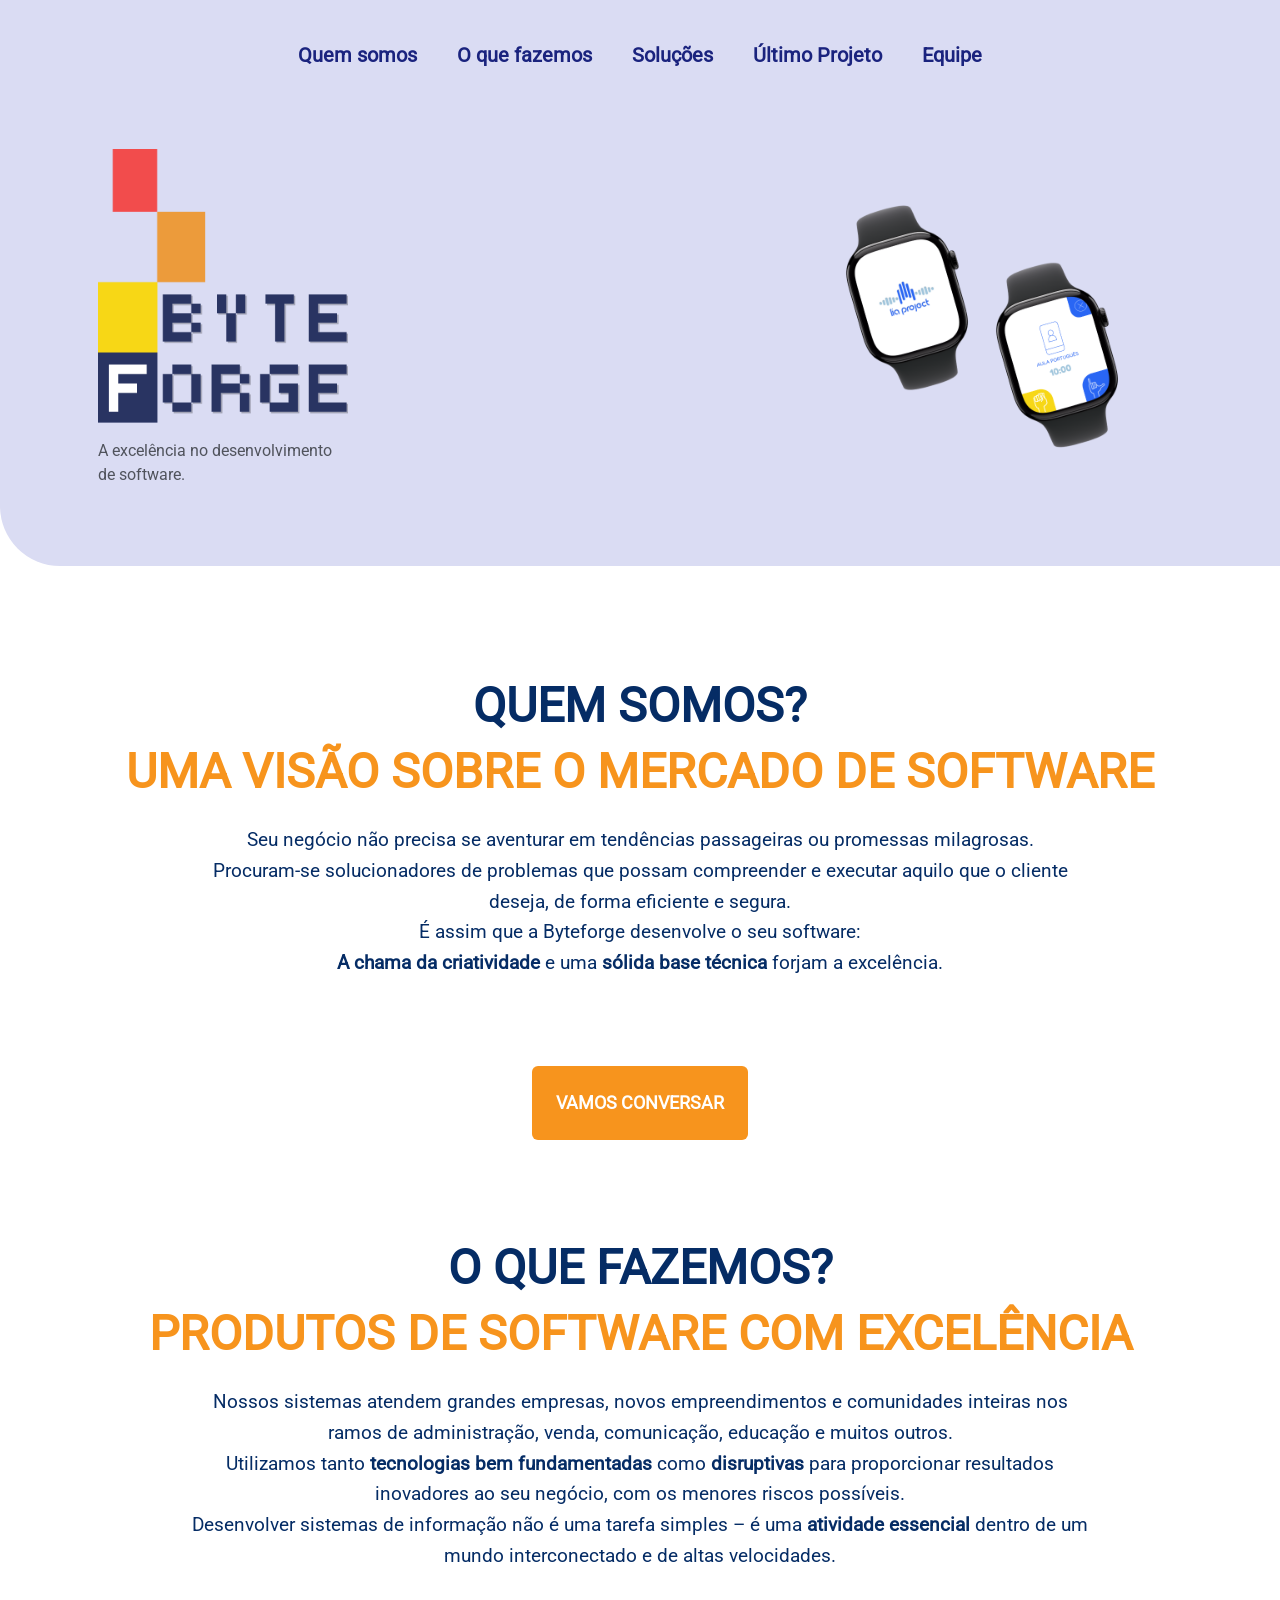
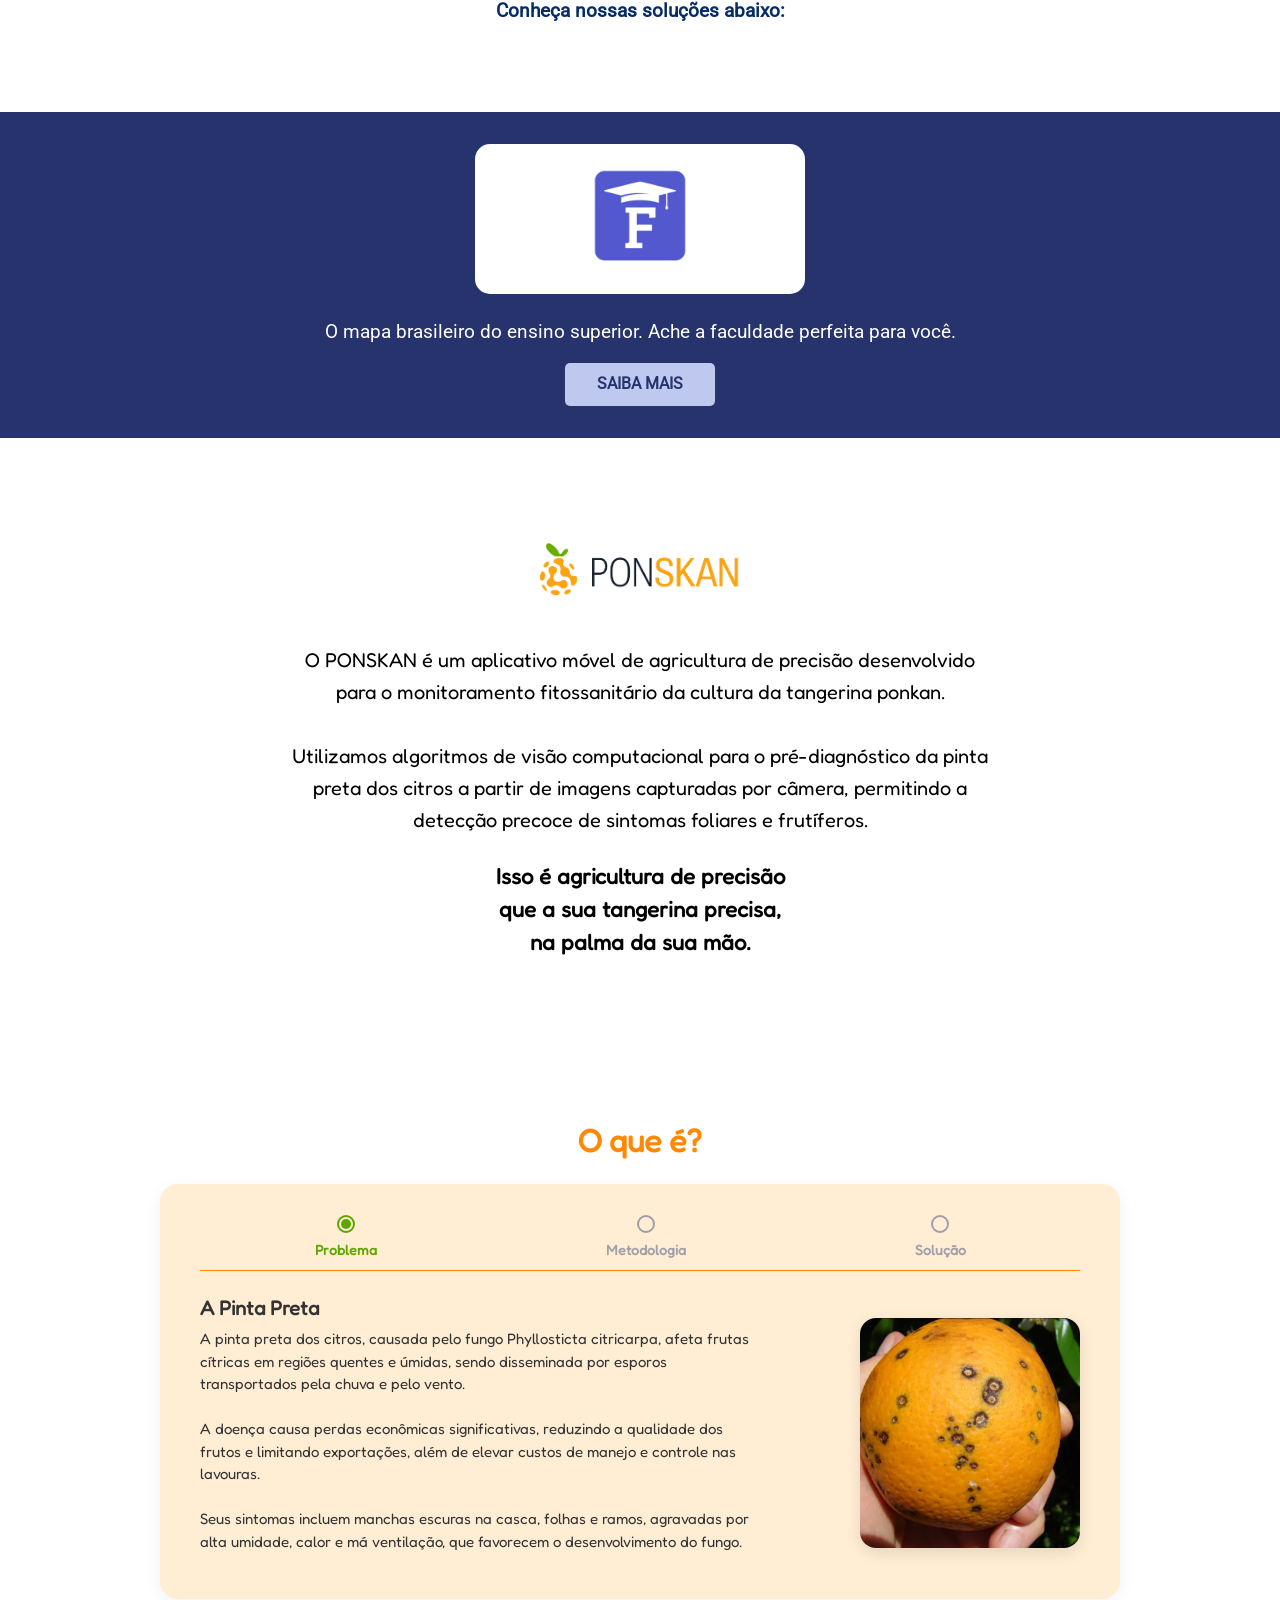
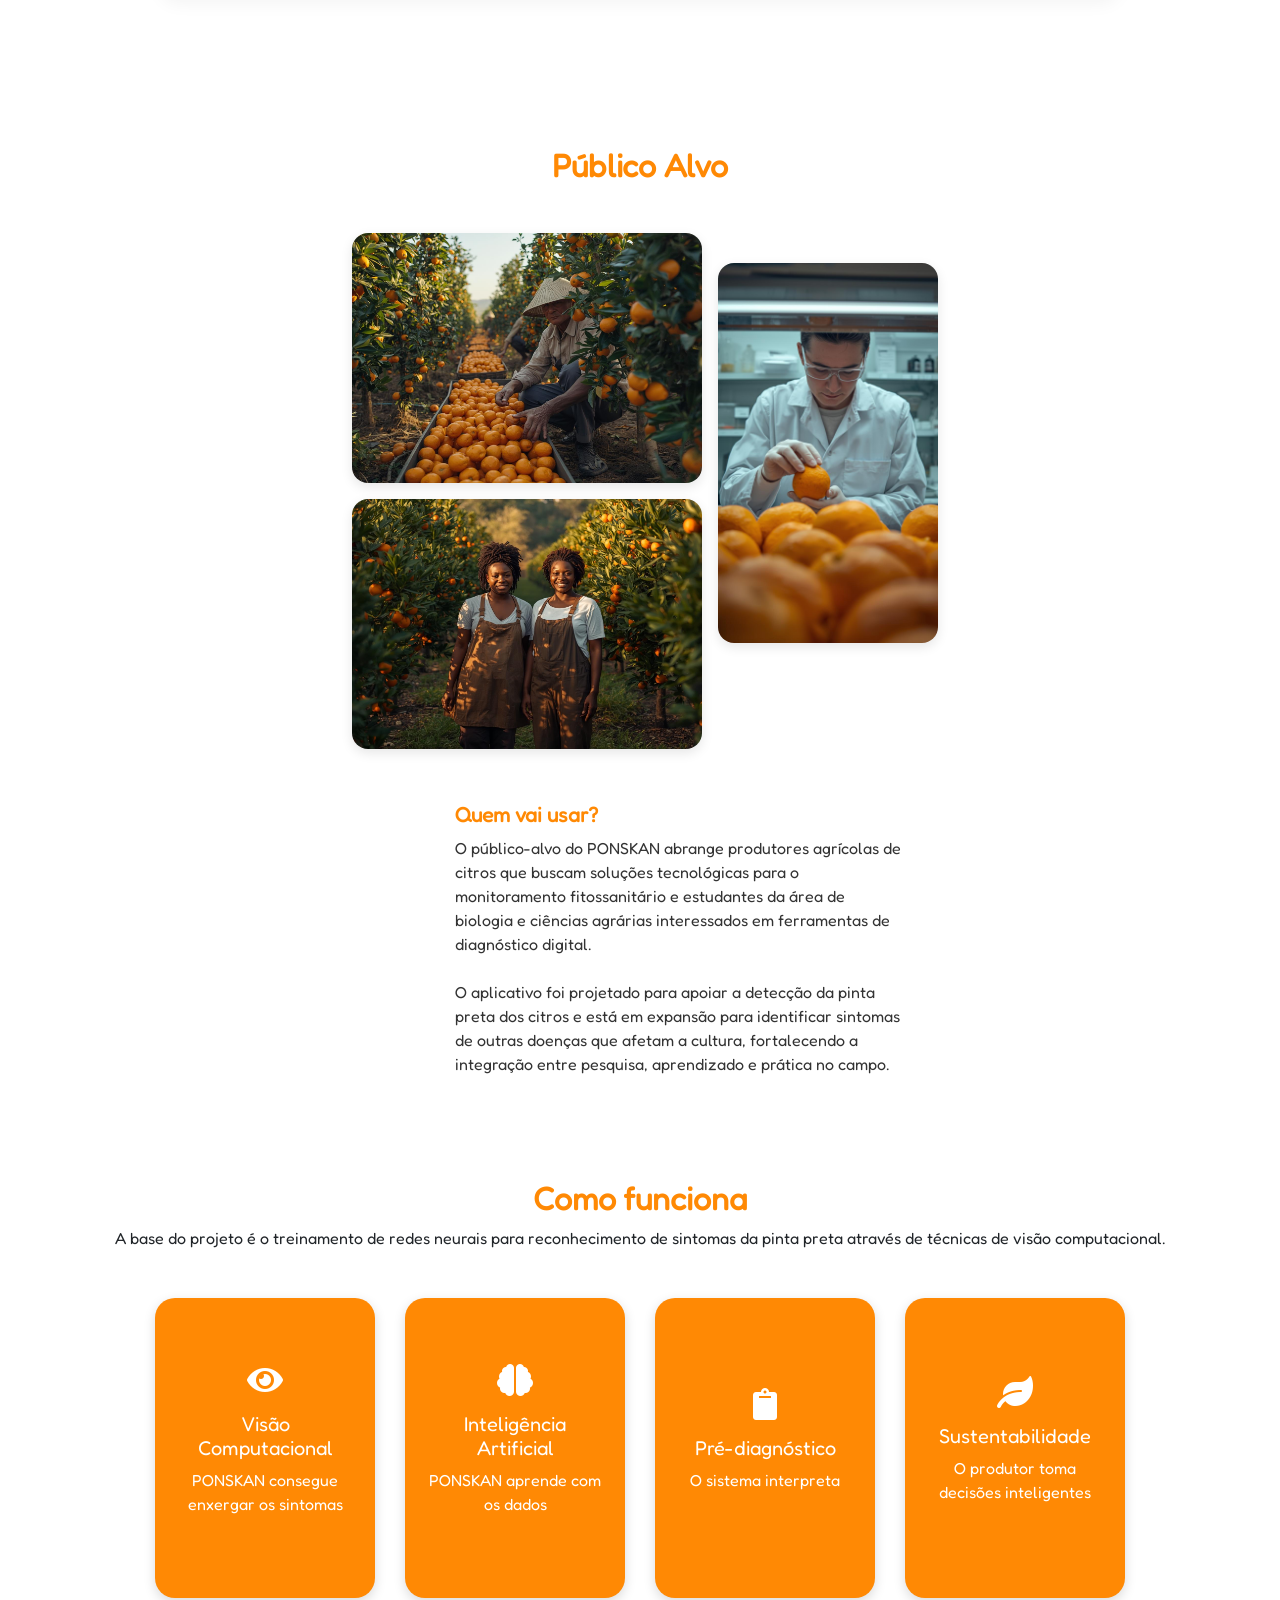
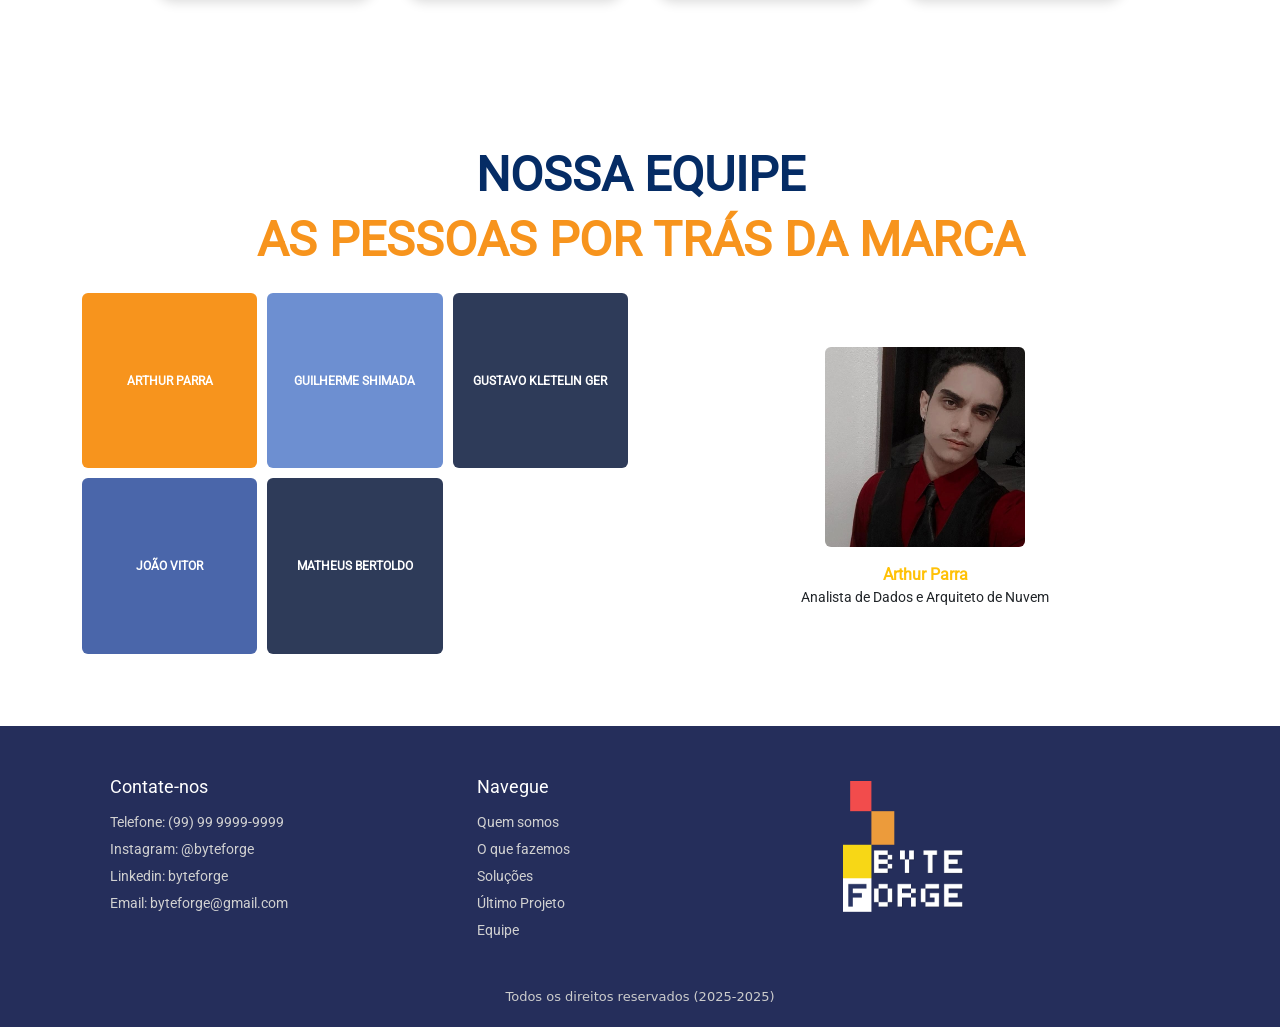
<file: web/landing page/index.html>
<!DOCTYPE html>
<html lang="pt-br">

<head>
  <meta charset="UTF-8">
  <meta name="viewport" content="width=device-width, initial-scale=1.0">
  <title>ByteForge - Nossa Página</title>
  <link rel="stylesheet" href="assets/css/style.css">
  <link rel="icon" type="image/png" href="assets/img/logo-negative.pngs">
  <link rel="stylesheet" href="assets/css/bootstrap.min.css">
  <link rel="stylesheet" href="https://cdnjs.cloudflare.com/ajax/libs/font-awesome/5.15.4/css/all.min.css">
</head>


<body>


  <!-- Navbar ByteForge -->
  <header id="header-byteforge" class="byte-forge">
    <div class="container">

      <nav id="navbar-byteforge">
        <p><a href="#quem">Quem somos</a></p>
        <p><a href="#quem">O que fazemos</a></p>
        <p><a href="#carousel-container">Soluções</a></p>
        <p><a href="#projeto">Último Projeto</a></p>
        <p><a href="#equipe">Equipe</a></p>
      </nav>

      <!-- Conteúdo principal -->
      <div class="d-flex align-items-center justify-content-between flex-wrap gap-5 px-3">

        <!-- Logo e descrição -->
        <div class="text-start" style="">
          <img src="assets/img/logo-positive.png" alt="Logo LIA" class="img-fluid mb-3" style="max-width: 250px;">
          <p class="text-muted">A excelência no desenvolvimento<br>de software.</p>
        </div>

        <!-- Carrossel de dispositivos -->
        <div id="carousellogo">
          <img id="mockup-03" src="assets/img/mockup-03.png" style="display: flex;">
          <img id="mockup-02" src="assets/img/mockup-02.png">
          <img id="mockup-01" src="assets/img/mockup-01.png">
        </div>

      </div>
    </div>
  </header>


  <!-- QUEM SOMOS -->
  <section id="quem" class="byte-forge">
    <div id="container">
      <h2 id="section-title">QUEM SOMOS?</h2>
      <h3 id="section-subtitle">UMA VISÃO SOBRE O MERCADO DE SOFTWARE</h3>
      <p id="section-text">
        Seu negócio não precisa se aventurar em tendências passageiras ou promessas milagrosas.<br>
        Procuram-se solucionadores de problemas que possam compreender e executar aquilo que o cliente deseja, de forma
        eficiente e segura.<br>
        É assim que a Byteforge desenvolve o seu software:<br>
        <strong>A chama da criatividade</strong> e uma <strong>sólida base técnica</strong> forjam a excelência.
      </p>

      <a id="button" href="#contato" class="btn btn-warning text-white fw-semibold px-4 py-4 my-10">VAMOS CONVERSAR</a>

      <!-- O QUE FAZEMOS -->                
      <h2 id="section-title">O QUE FAZEMOS?</h2>
      <h3 id="section-subtitle">PRODUTOS DE SOFTWARE COM EXCELÊNCIA</h3>
      <p id="section-text">
        Nossos sistemas atendem grandes empresas, novos empreendimentos e comunidades inteiras nos ramos de
        administração, venda, comunicação, educação e muitos outros.<br>
        Utilizamos tanto <strong>tecnologias bem fundamentadas</strong> como <strong>disruptivas</strong> para
        proporcionar resultados inovadores ao seu negócio, com os menores riscos possíveis.<br>
        Desenvolver sistemas de informação não é uma tarefa simples – é uma <strong>atividade essencial</strong> dentro
        de um mundo interconectado e de altas velocidades.
      </p>

      <p id="section-text" class="fw-semibold mt-3">Conheça nossas soluções abaixo:</p>

    </div>
  </section>


  <!-- Projetos -->
  <div id="carousel-container" class="byte-forge">
    <div id="carousel-wrapper">
      <div id="carousel-track">

        <!-- Slide 1 -->
        <div class="carousel-slide">
          <div id="cards-row">
            <div class="carousel-card"><img src="assets/img/project-01.png" alt="FORMAR"></div>
          </div>
          <div id="carousel-description">
            O mapa brasileiro do ensino superior. Ache a faculdade perfeita para você.
          </div>
          <button id="carousel-button">SAIBA MAIS</button>
        </div>

        <!-- Slide 2 -->
        <div class="carousel-slide">
          <div id="cards-row">
            <div class="carousel-card"><img src="assets/img/project-02.png" alt="HEAT NAVIGATION"></div>
          </div>
          <div id="carousel-description">
            Mapeamento de ilhas de calor em tempo real.
          </div>
          <button id="carousel-button">SAIBA MAIS</button>
        </div>

        <!-- Slide 3 -->
        <div class="carousel-slide">
          <div id="cards-row">
            <div class="carousel-card"><img src="assets/img/project-04.png" alt="PET FINDER"></div>
          </div>
          <div id="carousel-description">
            Comunidade para animais de estimação perdidos com reconhecimento inteligente.
          </div>
          <button id="carousel-button">SAIBA MAIS</button>
        </div>

        <!-- Slide 4 -->
        <div class="carousel-slide">
          <div id="cards-row">
            <div class="carousel-card"><img src="assets/img/project-03.png" alt="OPEN MIND"></div>
          </div>
          <div id="carousel-description">
            Pré-diagnóstico do Transtorno de Déficit de Atenção. Rápido, intuitivo e fundamentado.
          </div>
          <button id="carousel-button">SAIBA MAIS</button>
        </div>

      </div>

      <!-- Controles --> 
      <!-- <div id="carousel-controls">
        <div id="carousel-left-click" onclick="moveCarousel(-1)"></div>
        <div id="carousel-right-click" onclick="moveCarousel(1)"></div>
      </div> -->

    </div>
  </div>


  <!-- Lia -->
  <section id="projeto" class="projeto-lia py-5 lia-font">
    <div class="container">
      <img src="assets/img/logotipo-ponskan.png" alt="LIA Project Logo" id="logo-lia">
      <p class="descricao">
        O PONSKAN é um aplicativo móvel de agricultura de precisão desenvolvido para o monitoramento fitossanitário da cultura da tangerina ponkan.
        <br>
        <br>
        Utilizamos algoritmos de visão computacional para o pré-diagnóstico da pinta preta dos citros a partir de imagens capturadas por câmera, permitindo a detecção precoce de sintomas foliares e frutíferos.
      </p>
      <p class="destaque mt-4">
        <strong>
          Isso é agricultura de precisão<br>
          que a sua tangerina precisa, <br>
          na palma da sua mão.
        </strong>
      </p>
    </div>
  </section>


  <!-- O que é? -->
  <section class="oque-e py-5 lia-font">
    <h2 id="titulo" class="titulo mb-4">O que é?</h2>

    <div class="card-carousel">
      <div class="tabs">
        <button class="tab active" onclick="trocarAba(0)">
          <span class="bolinha"><span class="bolinha-preenchida"></span></span>
          <span>Problema</span>
        </button>
        <button class="tab" onclick="trocarAba(1)">
          <span class="bolinha"><span class="bolinha-preenchida"></span></span>
          <span>Metodologia</span>
        </button>
        <button class="tab" onclick="trocarAba(2)">
          <span class="bolinha"><span class="bolinha-preenchida"></span></span>
          <span>Solução</span>
        </button>
      </div>

      <div class="conteudo-carousel">
        <div class="slide active">
          <div class="texto">
            <h5><strong>A Pinta Preta</strong></h5>
            <p>
              A pinta preta dos citros, causada pelo fungo Phyllosticta citricarpa, afeta frutas cítricas em regiões quentes e úmidas, sendo disseminada por esporos transportados pela chuva e pelo vento.
              <br><br>
              A doença causa perdas econômicas significativas, reduzindo a qualidade dos frutos e limitando exportações, além de elevar custos de manejo e controle nas lavouras.
              <br><br>
              Seus sintomas incluem manchas escuras na casca, folhas e ramos, agravadas por alta umidade, calor e má ventilação, que favorecem o desenvolvimento do fungo.
            </p>
          </div>
          <img src="assets/img/cbs-photo-01.png" alt="Pessoa com deficiência auditiva">
        </div>

        <div class="slide">
          <div class="texto">
            <h5><strong>Metodologia aplicada</strong></h5>
            <p>
              Utilizamos redes neurais e visão computacional para identificar os sintomas foliares e frutíferos da pinta preta na tangerina ponkan, a partir
              de vídeos e imagens capturadas por câmera.
            </p>
          </div>
          <img src="assets/img/cbs-photo-03.jpg" alt="Metodologia">
        </div>

        <div class="slide">
          <div class="texto">
            <h5><strong>Solução proposta</strong></h5>
            <p>
              Desenvolvemos um aplicativo simples e intuitivo, que utiliza visão computacional para identificar os sintomas da pinta preta na produção agrícola 
              e recomendar práticas de manejo inteligentes ao produtor, ajudando-o a minimizar as perdas e aumentar a produtividade.
            </p>
          </div>
          <img src="assets/img/cbs-photo-02.jpg" alt="Solução">
        </div>
      </div>
    </div>
  </section>

  <!-- Publico Alvo -->
  <section id="publico-alvo" class="py-5 lia-font">
    <div class="container">
      <h2 id="titulo" class="text-center mb-5">Público Alvo</h2>

      <div class="row align-items-center justify-content-center">
        <!-- Coluna de Imagens -->
        <div id="coluna-imagens" >
          <div class="left-column">
            <img  src="assets/img/cbs-photo-04.jpg" alt="Imagem 1" class="img-publico">
          <img  src="assets/img/cbs-photo-05.jpg" alt="Imagem 2" class="img-publico">
          </div>
          <div class="right-column">
            <img  src="assets/img/cbs-photo-06.jpg" alt="Imagem 3" class="img-publico imagem-central">

          </div>
        </div>

        <!-- Texto -->
        <div id="coluna-texto" class="col-lg-6 col-md-12">
          <h4 id="subtitulo-publico" class="fw-bold ">Quem vai usar?</h4>
          <p id="descricao-publico">
            O público-alvo do PONSKAN abrange produtores agrícolas de citros que buscam soluções tecnológicas para o monitoramento fitossanitário e estudantes da área de biologia e ciências agrárias interessados em ferramentas de diagnóstico digital. 
            <br>
            <br>
            O aplicativo foi projetado para apoiar a detecção da pinta preta dos citros e está em expansão para identificar sintomas de outras doenças que afetam a cultura, fortalecendo a integração entre pesquisa, aprendizado e prática no campo.
          </p>
        </div>
      </div>
    </div>
  </section>

  <!-- Como funciona -->
  <section class="como-funciona text-center py-5 position-relative lia-font">
    <h2 id="titulo" class=" mb-2">Como funciona</h2>
    <p class="mb-5">A base do projeto é o treinamento de redes neurais para reconhecimento de sintomas da pinta preta através
      de técnicas de visão computacional.</p>

    <div class="cards-container">
      <div class="card-flip" onclick="this.classList.toggle('active')">
        <div class="card-inner">
          <div class="card-front">
            <i class="fas fa-eye fa-2x mb-3"></i>
            <h5>Visão Computacional</h5>
            <p>PONSKAN consegue enxergar os sintomas</p>
          </div>
          <div class="card-back">
            <p>As fotos da folha ou da fruta serão tratadas para permitir análise de imagens com técnicas modernas</p>
          </div>
        </div>
      </div>

      <div class="card-flip" onclick="this.classList.toggle('active')">
        <div class="card-inner">
          <div class="card-front">
            <i class="fas fa-brain fa-2x mb-3"></i>
            <h5>Inteligência Artificial</h5>
            <p>PONSKAN aprende com os dados</p>
          </div>
          <div class="card-back">
            <p>Com redes neurais, o sistema entende padrões e gera uma probabilidade da amostra estar doente ou não.</p>
          </div>
        </div>
      </div>

      <div class="card-flip" onclick="this.classList.toggle('active')">
        <div class="card-inner">
          <div class="card-front">
            <i class="fas fa-clipboard fa-2x mb-3"></i>
            <h5>Pré-diagnóstico</h5>
            <p>O sistema interpreta</p>
          </div>
          <div class="card-back">
            <p>O sistema cruza o resultado da rede neural com dados climáticos para gerar relatórios e planos de ação inteligentes</p>
          </div>
        </div>
      </div>

      <div class="card-flip" onclick="this.classList.toggle('active')">
        <div class="card-inner">
          <div class="card-front">
            <i class="fa fa-leaf fa-2x mb-3"></i>
            <h5>Sustentabilidade</h5>
            <p>O produtor toma decisões inteligentes</p>
          </div>
          <div class="card-back">
            <p>PONSKAN proporciona agricultura de precisão para pequenos e médios produtores</p>
          </div>
        </div>
      </div>
    </div>
  </section>


  <section id="equipe" class="container text-center py-5 byte-forge">
    <h2 id="section-title">NOSSA EQUIPE</h2>
    <h2 id="section-subtitle">AS PESSOAS POR TRÁS DA MARCA</h2>

    <div class="row justify-content-center">
      <div class="col-lg-6 col-md-12 mb-4">
        <div class="equipe-grid">
          <div class="equipe-membro laranja" onclick="mostrarFoto('assets/img/arthur.jpeg')">ARTHUR PARRA</div>
          <div class="equipe-membro azul-claro" onclick="mostrarFoto('assets/img/guilherme.jpg')">GUILHERME SHIMADA
          </div>
          <div class="equipe-membro azul-escuro" onclick="mostrarFoto('assets/img/gustavo.jpg')">GUSTAVO KLETELIN GER
          </div>
          <div class="equipe-membro azul-intermediario" onclick="mostrarFoto('assets/img/joao.jpeg')">JOÃO VITOR</div>
          <div class="equipe-membro azul-escuro" onclick="mostrarFoto('assets/img/matheus.jpg')">MATHEUS BERTOLDO</div>
        </div>
      </div>

      <div class="col-lg-6 col-md-12 d-flex flex-column align-items-center justify-content-center">
        <div class="foto-container mb-3">
          <img id="foto-membro" src="assets/img/arthur.jpeg" alt="Foto do membro" class="rounded"
            style="width: 200px; height: 200px; object-fit: cover; transition: opacity 0.3s ease;">
        </div>
        <div style="max-width: 300px; text-align: center;">
          <strong id="nome-membro" class="text-warning">Arthur Parra</strong>
          <p id="descricao-membro" style="font-size: 14px;">Analista de Dados e Arquiteto de Nuvem</p>
        </div>
      </div>
    </div>
  </section>

  <footer>
    <div class="footer-container byte-forge">
      <div class="footer-column">
        <h3>Contate-nos</h3>
        <p>Telefone: (99) 99 9999-9999</p>
        <p>Instagram: @byteforge</p>
        <p>Linkedin: byteforge</p>
        <p>Email: byteforge@gmail.com</p>
      </div>

      <div class="footer-column">
        <h3>Navegue</h3>
        <p><a href="#">Quem somos</a></p>
        <p><a href="#">O que fazemos</a></p>
        <p><a href="#">Soluções</a></p>
        <p><a href="#">Último Projeto</a></p>
        <p><a href="#">Equipe</a></p>
      </div>

      <div class="footer-column footer-logo">
        <img src="assets/img/logo-negative.png" alt="Logo ByteForge">
      </div>
    </div>

    <div class="footer-bottom">
      Todos os direitos reservados (2025-2025)
    </div>
  </footer>

  <script type="text/javascript" src="assets/js/bootstrap.bundle.min.js"></script>
  <script type="text/javascript" src="assets/js/js.js"></script>

</body>

</html>
</file>
<file: projeto_de_software/landing_page/assets/css/style.css>
* {
  box-sizing: border-box;
}

html, body {
  overflow-x: hidden;
  width: 100%;
  font-family: Arial, sans-serif;
  color: #000;
  height: auto;
}

/* Fontes locais */
@font-face {
  font-family: 'Roboto';
  src: url('../fonts/Roboto/Roboto-VariableFont_wdth,wght.ttf');
}

@font-face {
  font-family: 'Fredoka';
  src: url('../fonts/Fredoka/static/Fredoka-Regular.ttf');
}

/* Classes de fonte por seção */
.byte-forge { font-family: 'Roboto', sans-serif; }
.lia-font   { font-family: 'Fredoka', sans-serif; }


/* SEÇÕES GERAL */ 
section {
  padding: 60px 20px;
  text-align: center;
  margin-top: 4%;
}


/* HEADER / NAVBAR */ 
#header-byteforge {
  background-color: #dadcf3;
  padding: 40px 20px;
  border-bottom-left-radius: 60px;
}

#navbar-byteforge {
  display: flex;
  justify-content: center;
  gap: 30px;
  margin-bottom: 40px;
}

#navbar-byteforge a {
  text-decoration: none;
  color: #1a237e;
  font-weight: 600;
  font-size: 20px;
  padding: 5px;
}

#navbar-byteforge a:hover {
  background-color: #1a237e;
  color: white;
}

/* Carrossel de mockups no header */
#carousellogo {
  width: 400px;
  height: 400px;
  position: relative;
  flex-shrink: 0;
}

#carousellogo img {
  display: none;
  width: 100%;
  height: 100%;
  object-fit: contain;
  transition: opacity 1s ease-in-out;
}

@media (max-width: 576px) {
  #carousellogo { display: none; }
}


/* === 
   SEÇÃO: QUEM SOMOS / O QUE FAZEMOS
=== */ 

/* Títulos e textos reutilizáveis ByteForge */
.section-title {
  font-size: 3rem;
  font-weight: bold;
  color: #052c65;
  text-transform: uppercase;
  margin-bottom: 0.5rem;
}

.section-subtitle {
  font-size: 3rem;
  font-weight: bold;
  color: #f7941d;
  text-transform: uppercase;
  margin-bottom: 1.5rem;
}

.section-text {
  font-size: 1.2rem;
  color: #052c65;
  max-width: 900px;
  margin: 2% auto 1.5rem;
  line-height: 1.6;
  text-align: center;
}

/* Botão CTA */
.btn-forge {
  display: inline-block;
  background-color: #f7941d;
  color: white;
  font-weight: 600;
  font-size: 1.1rem;
  padding: 1rem 2rem;
  border: none;
  border-radius: 4px;
  text-decoration: none;
  margin: 5% 0 8%;
  cursor: pointer;
}

.btn-forge:hover {
  background-color: #e57a00;
  color: white;
}


/* CARROSSEL DOS PROJETOS*/ 
#carousel-container {
  background-color: #26336c;
  color: white;
  text-align: center;
  padding: 2rem 0;
}

#carousel-wrapper {
  max-width: 1100px;
  margin: auto;
  overflow: hidden;
  position: relative;
}

#carousel-track {
  display: flex;
  transition: transform 0.5s ease-in-out;
}

.carousel-slide {
  min-width: 100%;
  box-sizing: border-box;
}

.cards-row {
  display: flex;
  justify-content: center;
  gap: 1rem;
  margin-bottom: 1.5rem;
}

.carousel-card {
  background-color: white;
  border-radius: 15px;
  padding: 1rem;
  width: 30%;
  height: 150px;
  display: flex;
  justify-content: center;
  align-items: center;
}

.carousel-card img {
  max-height: 100%;
  max-width: 100%;
  object-fit: contain;
}

.carousel-description {
  font-size: 1.2rem;
  padding: 0 1rem;
}

.carousel-button {
  background-color: #bfc9f0;
  border: none;
  color: #26336c;
  font-weight: bold;
  padding: 0.6rem 2rem;
  border-radius: 5px;
  margin-top: 1rem;
  cursor: pointer;
}


/* PONSKAN */ 
.projeto-lia {
  background-color: #fff;
  color: #000;
}

#logo-lia {
  max-width: 200px;
  margin-bottom: 3rem;
}

.projeto-lia .descricao {
  font-size: 20px;
  line-height: 1.6;
  max-width: 700px;
  margin: 0 auto;
}

.projeto-lia .destaque {
  font-size: 22px;
  color: #000;
}


/* O QUE É */ 
.card-carousel {
  background-color: #ffedd4;
  border-radius: 18px;
  max-width: 960px;
  padding: 30px 40px;
  margin: 0 auto;
  box-shadow: 0 4px 18px rgba(0, 0, 0, 0.05);
}

.tabs {
  display: flex;
  justify-content: space-around;
  align-items: center;
  margin-bottom: 25px;
  border-bottom: 1px solid #ff8904;
}

.tab {
  display: flex;
  flex-direction: column;
  align-items: center;
  background: none;
  border: none;
  color: #9f9fa9;
  font-weight: 600;
  font-size: 14px;
  padding-bottom: 10px;
  cursor: pointer;
  transition: all 0.3s;
}

/* Indicador visual das abas */
.bolinha {
  width: 18px;
  height: 18px;
  border: 2px solid #5ea500;
  border-radius: 50%;
  display: flex;
  align-items: center;
  justify-content: center;
  margin-bottom: 6px;
}

.bolinha-preenchida {
  width: 10px;
  height: 10px;
  background-color: #5ea500;
  border-radius: 50%;
}

.tab:not(.active) .bolinha        { border-color: #9f9fa9; }
.tab:not(.active) .bolinha-preenchida { display: none; }
.tab.active span                  { color: #5ea500; }

/* Slides do carrossel de abas */
.conteudo-carousel {
  display: flex;
  justify-content: center;
  align-items: center;
  min-height: 260px;
  position: relative;
}

.slide {
  position: absolute;
  top: 0; left: 0;
  width: 100%;
  opacity: 0;
  transform: translateX(100%);
  transition: opacity 0.5s ease, transform 0.5s ease;
  display: flex;
  justify-content: space-between;
  align-items: center;
  gap: 30px;
  flex-wrap: wrap;
  text-align: left;
}

.slide.active {
  position: relative;
  opacity: 1;
  transform: translateX(0);
  z-index: 2;
}

.slide.animate-out {
  opacity: 0;
  transform: translateX(-100%);
  z-index: 1;
}

.slide .texto {
  max-width: 560px;
  font-size: 15px;
  color: #333;
}

.slide img {
  width: 220px;
  height: 230px;
  border-radius: 16px;
  object-fit: cover;
  box-shadow: 0 5px 15px rgba(0, 0, 0, 0.1);
}

@media (max-width: 768px) {
  .slide { flex-direction: column; text-align: center; }
  .slide img { width: 90%; height: auto; margin-top: 20px; }
  .slide .texto { max-width: 100%; font-size: 14px; padding: 0 10px; }
}


/* SEÇÃO PÚBCIO ALVO*/ 
#publico-alvo {
  padding: 120px 20px;
  overflow: hidden;
}

/* Título laranja reutilizado nas seções Ponskan */
.titulo {
  font-size: 2.5rem;
  font-weight: bold;
  color: #ff8904;
  margin-bottom: 70px;
}

.publico-wrapper {
  display: flex;
  flex-direction: column;
  align-items: center;
  justify-content: center;
  gap: 5rem;
}

/* Grid de imagens em 3 colunas irregulares */
#coluna-imagens {
  flex: 1;
  min-width: 320px;
  max-width: 760px;
  display: flex;
  justify-content: center;
  align-items: center;
  gap: 1.5rem;
}

.left-column, .center-column, .right-column {
  display: flex;
  flex-direction: column;
  gap: 1.5rem;
}

.img-publico {
  width: 100%;
  object-fit: cover;
  border-radius: 24px;
  box-shadow: 0 12px 30px rgba(0, 0, 0, 0.12);
  transition: transform 0.35s ease, box-shadow 0.35s ease;
}

.img-publico:hover {
  transform: translateY(-6px) scale(1.03);
  box-shadow: 0 18px 40px rgba(0, 0, 0, 0.18);
}

/* Tamanhos específicos de cada imagem no grid */
.img-grande   { width: 290px; height: 360px; }
.img-pequena  { width: 240px; height: 180px; margin-left: 40px; }
.img-vertical { width: 260px; height: 520px; margin-top: 40px; }
.img-media    { width: 240px; height: 240px; margin-top: 30px; }
.img-quadrada { width: 300px; height: 200px; margin-left: -20px; }

/* Coluna de texto */
#coluna-texto {
  width: 100%;
  max-width: 900px;
  text-align: center;
  padding: 10px 20px;
}

#subtitulo-publico {
  font-size: 2rem;
  color: #ff8904;
  margin-bottom: 20px;
}

#descricao-publico, #coluna-texto p {
  text-align: center;
  font-size: 1.1rem;
  line-height: 1.9;
  color: #333;
}

/* Formulário de sugestão */
.form-sugestao {
  width: 100%;
  display: flex;
  justify-content: center;
  align-items: center;
  gap: 1rem;
  margin-top: 2rem;
  flex-wrap: wrap;
}

.form-sugestao input[type="text"] {
  flex: 1;
  min-width: 280px;
  max-width: 650px;
  padding: 18px 24px;
  border: 2px solid #d9e2c3;
  border-radius: 18px;
  background-color: #f8faf3;
  font-family: 'Fredoka', sans-serif;
  font-size: 1rem;
  color: #305400;
  outline: none;
  box-shadow: 0 8px 20px rgba(0, 0, 0, 0.05);
  transition: border-color 0.3s ease, box-shadow 0.3s ease, transform 0.3s ease;
}

.form-sugestao input[type="text"]::placeholder { color: #7c8f65; opacity: 0.9; }
.form-sugestao input[type="text"]:hover        { transform: translateY(-2px); }
.form-sugestao input[type="text"]:focus {
  border-color: #ff8904;
  box-shadow: 0 0 0 4px rgba(255, 137, 4, 0.15), 0 12px 24px rgba(0, 0, 0, 0.08);
  background-color: #fff;
}

.form-sugestao button {
  padding: 18px 28px;
  border: none;
  border-radius: 18px;
  background: linear-gradient(135deg, #ff8904, #ff9f2f);
  color: white;
  font-family: 'Fredoka', sans-serif;
  font-size: 1rem;
  font-weight: bold;
  cursor: pointer;
  box-shadow: 0 10px 24px rgba(255, 137, 4, 0.25);
  transition: transform 0.25s ease, box-shadow 0.25s ease;
}

.form-sugestao button:hover   { transform: translateY(-3px); box-shadow: 0 16px 30px rgba(255, 137, 4, 0.35); }
.form-sugestao button:active  { transform: scale(0.97); }

/* Responsividade */
@media (max-width: 1200px) {
  #coluna-imagens { transform: scale(0.92); }
}

@media (max-width: 992px) {
  .publico-wrapper { flex-direction: column; align-items: center; }
  #coluna-texto { max-width: 700px; text-align: center; }
}

@media (max-width: 768px) {
  #publico-alvo { padding: 80px 20px; }

  #coluna-imagens { flex-direction: column; gap: 1rem; }
  .left-column, .center-column, .right-column { width: 100%; align-items: center; }

  .img-grande, .img-pequena, .img-vertical, .img-media, .img-quadrada {
    width: 90%; height: auto; margin: 0;
  }
  .img-vertical { max-height: 500px; object-fit: cover; }

  .titulo { font-size: 2rem; }
  #subtitulo-publico { font-size: 1.7rem; }

  .form-sugestao { flex-direction: column; align-items: stretch; }
  .form-sugestao input[type="text"] { max-width: 100%; }
  .form-sugestao button { width: 100%; }
}


/* DEPS */ 
#depoimentos {
  padding: 120px 20px;
  overflow: hidden;
}

.depoimento-card {
  width: 100%;
  max-width: 1200px;
  margin: 0 auto;
  padding: 50px;
  display: flex;
  align-items: center;
  justify-content: center;
  gap: 4rem;
  background: linear-gradient(135deg, #f8faf3 0%, #fff 100%);
  border-radius: 40px;
  box-shadow: 0 20px 50px rgba(0, 0, 0, 0.08);
  position: relative;
}

/* Decoração circular no canto */
.depoimento-card::before {
  content: "";
  position: absolute;
  width: 300px; height: 300px;
  background: rgba(255, 137, 4, 0.08);
  border-radius: 50%;
  top: -120px; right: -100px;
  z-index: 0;
}

.depoimento-foto {
  position: relative;
  z-index: 2;
  flex-shrink: 0;
}

.depoimento-foto img {
  width: 260px; height: 260px;
  object-fit: cover;
  border-radius: 50%;
  border: 8px solid white;
  box-shadow: 0 18px 40px rgba(0, 0, 0, 0.12);
  transition: transform 0.35s ease;
}

.depoimento-foto img:hover { transform: scale(1.04); }

.depoimento-conteudo {
  position: relative;
  z-index: 2;
  max-width: 650px;
  text-align: left;
}

.depoimento-tag {
  display: inline-block;
  padding: 8px 16px;
  background-color: #eef6df;
  color: #5ea500;
  border-radius: 999px;
  font-size: 0.85rem;
  font-weight: bold;
  letter-spacing: 1px;
  margin-bottom: 20px;
}

.depoimento-titulo {
  font-size: 2.5rem;
  line-height: 1.2;
  color: #1d3d12;
  margin-bottom: 24px;
  font-weight: bold;
}

.depoimento-texto {
  font-size: 1.15rem;
  line-height: 2;
  color: #444;
  margin-bottom: 32px;
}

.depoimento-autor {
  display: flex;
  flex-direction: column;
  gap: 6px;
}

.depoimento-autor strong { color: #1d3d12; font-size: 1.1rem; }
.depoimento-autor span   { color: #777; font-size: 0.95rem; }

/* Responsividade */
@media (max-width: 992px) {
  .depoimento-card { flex-direction: column; text-align: center; padding: 40px 30px; gap: 2.5rem; }
  .depoimento-conteudo { text-align: center; }
  .depoimento-card::before { width: 220px; height: 220px; top: -80px; right: -80px; }
}

@media (max-width: 768px) {
  #depoimentos { padding: 80px 20px; }
  .depoimento-card { border-radius: 28px; padding: 32px 24px; }
  .depoimento-foto img { width: 200px; height: 200px; }
  .depoimento-titulo { font-size: 2rem; }
  .depoimento-texto  { font-size: 1rem; line-height: 1.8; }
}

@media (max-width: 480px) {
  .depoimento-foto img { width: 170px; height: 170px; }
  .depoimento-titulo   { font-size: 1.7rem; }
  .depoimento-card     { padding: 28px 20px; }
}


/* FLIP DOS CARDS */ 
.cards-container {
  display: flex;
  justify-content: center;
  gap: 30px;
  flex-wrap: wrap;
}

.card-flip {
  width: 220px;
  height: 300px;
  perspective: 1000px;
  cursor: pointer;
}

.card-inner {
  width: 100%;
  height: 100%;
  position: relative;
  transition: transform 0.8s;
  transform-style: preserve-3d;
}

.card-flip.active .card-inner { transform: rotateY(180deg); }

/* Face da frente e de trás (estilos compartilhados) */
.card-front,
.card-back {
  position: absolute;
  width: 100%; height: 100%;
  border-radius: 20px;
  color: white;
  padding: 20px;
  text-align: center;
  backface-visibility: hidden;
  box-shadow: 0 4px 12px rgba(0, 0, 0, 0.15);
  display: flex;
  flex-direction: column;
  justify-content: center;
}

.card-front { background-color: #ff8904; }
.card-back  { background-color: #305400; transform: rotateY(180deg); }

@media (max-width: 768px) {
  .card-flip { flex: 0 1 calc(50% - 30px); margin-bottom: 30px; }
}


/* TIMELINE */ 
#timeline-section {
  padding: 120px 20px;
  overflow: hidden;
}

.timeline-header {
  text-align: center;
  margin-bottom: 80px;
}

.timeline-badge {
  display: inline-block;
  padding: 8px 18px;
  border-radius: 999px;
  background-color: #eef6df;
  color: #5ea500;
  font-size: 0.85rem;
  font-weight: bold;
  letter-spacing: 1px;
  margin-bottom: 22px;
}

#timeline-title {
  font-size: 3rem;
  color: #1d3d12;
  font-weight: bold;
  transition: all 0.35s ease;
}

.timeline-wrapper {
  position: relative;
  width: 100%;
  max-width: 1000px;
  margin: 0 auto 70px;
  display: flex;
  justify-content: space-between;
  align-items: center;
}

/* Linha horizontal de fundo */
.timeline-line {
  position: absolute;
  width: 100%; height: 6px;
  background: linear-gradient(90deg, #dce7c8, #ff8904);
  border-radius: 999px;
  z-index: 1;
}

/* Pontos circulares */
.timeline-point {
  position: relative;
  z-index: 2;
  width: 90px; height: 90px;
  border-radius: 50%;
  background: white;
  border: 5px solid #dce7c8;
  display: flex;
  align-items: center;
  justify-content: center;
  cursor: pointer;
  transition: transform 0.3s ease, background 0.3s ease, border-color 0.3s ease, box-shadow 0.3s ease;
}

.timeline-point span {
  font-size: 1.4rem;
  font-weight: bold;
  color: #305400;
  transition: color 0.3s ease;
}

.timeline-point:hover {
  transform: scale(1.12);
  border-color: #ff8904;
  box-shadow: 0 10px 25px rgba(255, 137, 4, 0.25);
}

.timeline-point.active {
  background: linear-gradient(135deg, #ff8904, #ff9f2f);
  border-color: #ff8904;
  box-shadow: 0 12px 30px rgba(255, 137, 4, 0.35);
}

.timeline-point.active span { color: white; }

/* Caixa de texto abaixo da linha */
.timeline-content {
  width: 100%;
  max-width: 900px;
  margin: 0 auto;
  padding: 45px;
  border-radius: 32px;
  background: linear-gradient(135deg, #f8faf3, #fff);
  box-shadow: 0 16px 40px rgba(0, 0, 0, 0.06);
  text-align: center;
  min-height: 220px;
  display: flex;
  align-items: center;
  justify-content: center;
}

#timeline-text {
  font-size: 1.2rem;
  line-height: 2;
  color: #444;
  transition: opacity 0.25s ease;
}

/* Responsividade */
@media (max-width: 992px) {
  #timeline-title    { font-size: 2.4rem; }
  .timeline-point    { width: 75px; height: 75px; }
  .timeline-content  { padding: 35px; }
}

@media (max-width: 768px) {
  #timeline-section  { padding: 90px 20px; }
  .timeline-wrapper  { gap: 1rem; }
  .timeline-point    { width: 65px; height: 65px; }
  .timeline-point span { font-size: 1.1rem; }
  #timeline-title    { font-size: 2rem; }
  #timeline-text     { font-size: 1rem; line-height: 1.8; }
  .timeline-content  { padding: 28px; border-radius: 24px; }
}

@media (max-width: 480px) {
  .timeline-wrapper  { flex-wrap: wrap; justify-content: center; row-gap: 2rem; }
  .timeline-line     { display: none; }
  .timeline-point    { width: 60px; height: 60px; }
  #timeline-title    { font-size: 1.7rem; }
}


/* EQUIPE */ 
.equipe-grid {
  display: grid;
  grid-template-columns: repeat(3, 1fr);
  gap: 10px;
  justify-items: center;
}

.equipe-membro {
  width: 100%;
  aspect-ratio: 1 / 1;
  font-size: 12px;
  color: white;
  font-weight: bold;
  cursor: pointer;
  display: flex;
  align-items: center;
  justify-content: center;
  text-transform: uppercase;
  border-radius: 6px;
  text-align: center;
  padding: 10px;
  transition: transform 0.3s ease;
}

.equipe-membro:hover  { transform: scale(1.05); }
.equipe-membro:active { transform: scale(1.1); }

/* Cores dos membros */
.laranja             { background-color: #f7941d; }
.azul-claro          { background-color: #6d8fd1; }
.azul-intermediario  { background-color: #4a66aa; }
.azul-escuro         { background-color: #2e3b59; }

/* Foto do membro */
.foto-container img {
  border-radius: 50%;
  object-fit: cover;
  width: 200px;
  height: 200px;
  transition: opacity 0.3s ease;
}

@media (max-width: 768px) {
  .equipe-grid { grid-template-columns: repeat(2, 1fr); }
  .equipe-membro { font-size: 10px; padding: 6px; }
  .foto-container img { width: 240px !important; height: 240px !important; }
}

@media (max-width: 480px) {
  .equipe-grid { grid-template-columns: repeat(1, 1fr); }
  .equipe-membro { font-size: 9px; padding: 4px; }
  .foto-container img { width: 260px !important; height: 260px !important; }
}


/* FOOTER */ 
footer {
  background-color: #252e5b;
  color: #fff;
  padding: 40px 20px 20px;
}

.footer-container {
  max-width: 1100px;
  margin: auto;
  display: flex;
  flex-wrap: wrap;
  justify-content: space-between;
  align-items: flex-start;
}

.footer-column {
  flex: 1 1 250px;
  margin: 10px 20px;
}

.footer-column h3        { font-size: 18px; margin-bottom: 15px; }
.footer-column p,
.footer-column a         { font-size: 14px; color: #d1d1d1; margin: 6px 0; text-decoration: none; }

.footer-logo img         { width: 120px; margin-top: 5px; }

.footer-bottom {
  text-align: center;
  font-size: 13px;
  color: #ccc;
  margin-top: 30px;
}

@media (max-width: 768px) {
  .footer-container { flex-direction: column; align-items: center; text-align: center; }
  .footer-column    { margin: 15px 0; }
  .footer-logo img  { margin-top: 20px; }
}
</file>
<file: projeto_de_software/landing_page_deprecated/assets/css/style.css>
/* Base */
* {
  box-sizing: border-box;
}

html,
body {
  overflow-x: hidden;
  width: 100%;
  font-family: Arial, sans-serif;
  color: #000;
  height: auto;
}

@font-face {
  font-family: 'Roboto';
  src: url('../fonts/Roboto/Roboto-VariableFont_wdth\,wght.ttf');
  font-weight: normal;
  font-style: normal;
}

.byte-forge {
  font-family: 'Roboto', sans-serif;
}

#header-byteforge {
  background-color: #dadcf3;
  padding: 40px 20px;
  border-bottom-left-radius: 60px;
}

#navbar-byteforge {
  display: flex;
  justify-content: center;
  gap: 30px;
  margin-bottom: 40px;
  font-size: 14px;
}

#navbar-byteforge a {
  text-decoration: none;
  color: #1a237e;
  font-weight: 600;
  /* transition: color 0.3s ease; */
  font-size: 20px;
  padding: 5px;
}

#navbar-byteforge a:hover {
  background-color: #1a237e;
  color: white;
}

#carousellogo {
  width: 400px;
  height: 400px;
  position: relative;
  /* overflow: hidden; */
  flex-shrink: 0;
}

#carousellogo img {
  /* position: absolute; */
  display: none;
  width: 100%;
  height: 100%;
  object-fit: contain;
  opacity: 1;
  transition: opacity 1s ease-in-out;
}

/* #carousellogo img.active {
  opacity: 1;
  z-index: 1;
} */

/* Responsividade extra para telas muito pequenas */
@media (max-width: 576px) {
  #carousellogo {
    display: none;
  }
}

/* Ajustes para telas pequenas */
@media (max-width: 768px) {
  #logoforge {
    width: 180px;
    margin-bottom: 10px;
  }

  #header-content p {
    font-size: 18px;
  }
}

/* Logo */
#section-valores {
  display: flex;
  align-items: center;
  justify-content: center;
  gap: 4rem;
  padding: 4rem 2rem;
  background-color: #f5f7fb;
  flex-wrap: wrap;
}

#logo-container {
  flex: 1;
  text-align: center;
}

#logo-marca {
  max-width: 300px;
  width: 100%;
  height: auto;
}

#valores-container {
  flex: 1;
  display: flex;
  flex-direction: column;
  gap: 1.5rem;
  justify-content: center;
  align-items: flex-start;
}

.valor {
  font-size: 2rem;
  font-weight: bold;
  color: #3757ea;
}

/* Sections */
section {
  padding: 60px 20px;
  text-align: center;
  margin: 4% 0 0 0;
  /* Aplica espaÃ§amento uniforme acima e abaixo */
}


#info-section {
  background-color: #fff;
  color: #333;
}

#section-title {
  font-size: 3rem;
  font-weight: bold;
  color: #052c65;
  text-transform: uppercase;
  margin-bottom: 0.5rem;
}

#section-subtitle {
  font-size: 3rem;
  font-weight: bold;
  color: #f7941d;
  text-transform: uppercase;
  margin-bottom: 1.5rem;
}



#section-text {
  font-size: 1.2rem;
  color: #052c65;
  max-width: 900px;
  margin: 0 auto 1.5rem;
  line-height: 1.6;
  text-align: center;
  margin-block: 2%;
}


#button {
  background-color: #f7941d;
  border: none;
  font-size: 1.1rem;
  margin: 5% 0 8% 0;
}


#button:hover {
  background-color: #e57a00;
}


/* Projetos */
#carousel-container {
  background-color: #26336c;
  color: white;
  text-align: center;
  padding: 2rem 0;
}

#carousel-wrapper {
  max-width: 1100px;
  margin: auto;
  overflow: hidden;
  position: relative;
}

#carousel-track {
  display: flex;
  transition: transform 0.5s ease-in-out;
}

.carousel-slide {
  min-width: 100%;
  box-sizing: border-box;
}

#cards-row {
  display: flex;
  justify-content: center;
  gap: 1rem;
  margin-bottom: 1.5rem;
}

.carousel-card {
  background-color: white;
  border-radius: 15px;
  padding: 1rem;
  width: 30%;
  height: 150px;
  display: flex;
  justify-content: center;
  align-items: center;
}

.carousel-card img {
  max-height: 100%;
  max-width: 100%;
  object-fit: contain;
}

#carousel-description {
  font-size: 1.2rem;
  padding: 0 1rem;
}

#carousel-button {
  background-color: #bfc9f0;
  border: none;
  color: #26336c;
  font-weight: bold;
  padding: 0.6rem 2rem;
  border-radius: 5px;
  margin-top: 1rem;
  cursor: pointer;
}

#carousel-left-click,
#carousel-right-click {
  position: absolute;
  top: 0;
  bottom: 0;
  width: 50%;
  cursor: pointer;
  z-index: 10;
}

#carousel-left-click {
  left: 0;
}

#carousel-right-click {
  right: 0;
}

#carousel-left-click,
#carousel-right-click {
  position: absolute;
  top: 0;
  bottom: 0;
  width: 50%;
  cursor: pointer;
  z-index: 10;
}

#carousel-left-click {
  left: 0;
}

#carousel-right-click {
  right: 0;
}

/* O que Ã© */
@font-face {
  font-family: 'Fredoka';
  src: url('../fonts/Fredoka/Fredoka-VariableFont_wdth\,wght.ttf');
  font-weight: normal;
  font-style: normal;
}

.lia-font {
  font-family: 'Fredoka', sans-serif;
}

#oque-e {
  background-color: #fff;
}

.projeto-lia {
  background-color: #fff;
  color: #000;
}

#logo-lia {
  max-width: 200px;
  margin-bottom: 3rem;
}

.projeto-lia .descricao {
  font-size: 20px;
  line-height: 1.6;
  max-width: 700px;
  margin: 0 auto;
}

.projeto-lia .destaque {
  font-size: 22px;
  color: #000;
}


/* Publico Alvo */
#publico-alvo {
  padding: 120px 20px;
  overflow: hidden;
}

#titulo {
  font-size: 2.5rem;
  font-weight: bold;
  color: #ff8904;
  margin-bottom: 70px;
}

.publico-wrapper {
  display: flex;
  flex-direction: column;
  align-items: center;
  justify-content: center;
  gap: 5rem;
}

/* GRID DE IMAGENS */
#coluna-imagens {
  flex: 1;
  min-width: 320px;
  max-width: 760px;

  display: flex;
  justify-content: center;
  align-items: center;
  gap: 1.5rem;
}

/* Colunas internas */
.left-column,
.center-column,
.right-column {
  display: flex;
  flex-direction: column;
  gap: 1.5rem;
}

/* Imagens */
.img-publico {
  width: 100%;
  object-fit: cover;
  border-radius: 24px;
  box-shadow: 0 12px 30px rgba(0, 0, 0, 0.12);

  transition:
    transform 0.35s ease,
    box-shadow 0.35s ease;
}

.img-publico:hover {
  transform: translateY(-6px) scale(1.03);
  box-shadow: 0 18px 40px rgba(0, 0, 0, 0.18);
}

/* TAMANHOS IRREGULARES */
.img-grande {
  width: 290px;
  height: 360px;
}

.img-pequena {
  width: 240px;
  height: 180px;
  margin-left: 40px;
}

.img-vertical {
  width: 260px;
  height: 520px;
  margin-top: 40px;
}

.img-media {
  width: 240px;
  height: 240px;
  margin-top: 30px;
}

.img-quadrada {
  width: 300px;
  height: 200px;
  margin-left: -20px;
}

/* TEXTO */
#coluna-texto {
  width: 100%;
  max-width: 900px;

  text-align: center;
  padding: 10px 20px;
}

#subtitulo-publico {
  font-size: 2rem;
  color: #ff8904;
  margin-bottom: 20px;
}

#descricao-publico,
#coluna-texto p {
  text-align: center;
  font-size: 1.1rem;
  line-height: 1.9;
  color: #333;
}

/* Formulário de Sugestão */
.form-sugestao {
  width: 100%;
  display: flex;
  justify-content: center;
  align-items: center;
  gap: 1rem;

  margin-top: 2rem;
  flex-wrap: wrap;
}

/* Input */
.form-sugestao input[type="text"] {
  flex: 1;
  min-width: 280px;
  max-width: 650px;

  padding: 18px 24px;

  border: 2px solid #d9e2c3;
  border-radius: 18px;

  background-color: #f8faf3;

  font-family: 'Fredoka', sans-serif;
  font-size: 1rem;
  color: #305400;

  outline: none;

  box-shadow: 0 8px 20px rgba(0, 0, 0, 0.05);

  transition:
    border-color 0.3s ease,
    box-shadow 0.3s ease,
    transform 0.3s ease;
}

/* Placeholder */
.form-sugestao input[type="text"]::placeholder {
  color: #7c8f65;
  opacity: 0.9;
}

/* Hover */
.form-sugestao input[type="text"]:hover {
  transform: translateY(-2px);
}

/* Focus */
.form-sugestao input[type="text"]:focus {
  border-color: #ff8904;

  box-shadow:
    0 0 0 4px rgba(255, 137, 4, 0.15),
    0 12px 24px rgba(0, 0, 0, 0.08);

  background-color: #ffffff;
}

/* Botão */
.form-sugestao button {
  padding: 18px 28px;

  border: none;
  border-radius: 18px;

  background: linear-gradient(135deg, #ff8904, #ff9f2f);

  color: white;
  font-family: 'Fredoka', sans-serif;
  font-size: 1rem;
  font-weight: bold;

  cursor: pointer;

  box-shadow: 0 10px 24px rgba(255, 137, 4, 0.25);

  transition:
    transform 0.25s ease,
    box-shadow 0.25s ease,
    opacity 0.25s ease;
}

/* Hover botão */
.form-sugestao button:hover {
  transform: translateY(-3px);

  box-shadow: 0 16px 30px rgba(255, 137, 4, 0.35);
}

/* Clique */
.form-sugestao button:active {
  transform: scale(0.97);
}

/* =========================
   DEPOIMENTOS
========================= */

#depoimentos {
  padding: 120px 20px;
  overflow: hidden;
}

/* Card principal */
.depoimento-card {
  width: 100%;
  max-width: 1200px;

  margin: 0 auto;
  padding: 50px;

  display: flex;
  align-items: center;
  justify-content: center;
  gap: 4rem;

  background:
    linear-gradient(
      135deg,
      #f8faf3 0%,
      #ffffff 100%
    );

  border-radius: 40px;

  box-shadow:
    0 20px 50px rgba(0, 0, 0, 0.08);

  position: relative;
}

/* Efeito decorativo */
.depoimento-card::before {
  content: "";

  position: absolute;

  width: 300px;
  height: 300px;

  background: rgba(255, 137, 4, 0.08);

  border-radius: 50%;

  top: -120px;
  right: -100px;

  z-index: 0;
}

/* Foto */
.depoimento-foto {
  position: relative;
  z-index: 2;

  flex-shrink: 0;
}

.depoimento-foto img {
  width: 260px;
  height: 260px;

  object-fit: cover;

  border-radius: 50%;

  border: 8px solid white;

  box-shadow:
    0 18px 40px rgba(0, 0, 0, 0.12);

  transition:
    transform 0.35s ease,
    box-shadow 0.35s ease;
}

.depoimento-foto img:hover {
  transform: scale(1.04);
}

/* Conteúdo */
.depoimento-conteudo {
  position: relative;
  z-index: 2;

  max-width: 650px;

  text-align: left;
}

/* Tag */
.depoimento-tag {
  display: inline-block;

  padding: 8px 16px;

  background-color: #eef6df;

  color: #5ea500;

  border-radius: 999px;

  font-size: 0.85rem;
  font-weight: bold;

  letter-spacing: 1px;

  margin-bottom: 20px;
}

/* Título */
.depoimento-titulo {
  font-size: 2.5rem;
  line-height: 1.2;

  color: #1d3d12;

  margin-bottom: 24px;

  font-weight: bold;
}

/* Texto */
.depoimento-texto {
  font-size: 1.15rem;
  line-height: 2;

  color: #444;

  margin-bottom: 32px;
}

/* Autor */
.depoimento-autor {
  display: flex;
  flex-direction: column;
  gap: 6px;
}

.depoimento-autor strong {
  color: #1d3d12;
  font-size: 1.1rem;
}

.depoimento-autor span {
  color: #777;
  font-size: 0.95rem;
}

/* =========================
   RESPONSIVIDADE
========================= */

@media (max-width: 992px) {

  .depoimento-card {
    flex-direction: column;
    text-align: center;

    padding: 40px 30px;

    gap: 2.5rem;
  }

  .depoimento-conteudo {
    text-align: center;
  }

  .depoimento-card::before {
    width: 220px;
    height: 220px;

    top: -80px;
    right: -80px;
  }
}

/* =========================
   TIMELINE
========================= */

#timeline-section {
  padding: 120px 20px;
  overflow: hidden;
}

/* Header */
.timeline-header {
  text-align: center;
  margin-bottom: 80px;
}

.timeline-badge {
  display: inline-block;

  padding: 8px 18px;

  border-radius: 999px;

  background-color: #eef6df;

  color: #5ea500;

  font-size: 0.85rem;
  font-weight: bold;

  letter-spacing: 1px;

  margin-bottom: 22px;
}

#timeline-title {
  font-size: 3rem;
  color: #1d3d12;
  font-weight: bold;

  transition: all 0.35s ease;
}

/* Wrapper */
.timeline-wrapper {
  position: relative;

  width: 100%;
  max-width: 1000px;

  margin: 0 auto 70px;

  display: flex;
  justify-content: space-between;
  align-items: center;
}

/* Linha */
.timeline-line {
  position: absolute;

  width: 100%;
  height: 6px;

  background:
    linear-gradient(
      90deg,
      #dce7c8,
      #ff8904
    );

  border-radius: 999px;

  z-index: 1;
}

/* Pontos */
.timeline-point {
  position: relative;
  z-index: 2;

  width: 90px;
  height: 90px;

  border-radius: 50%;

  background: white;

  border: 5px solid #dce7c8;

  display: flex;
  align-items: center;
  justify-content: center;

  cursor: pointer;

  transition:
    transform 0.3s ease,
    background 0.3s ease,
    border-color 0.3s ease,
    box-shadow 0.3s ease;
}

.timeline-point span {
  font-size: 1.4rem;
  font-weight: bold;
  color: #305400;

  transition: color 0.3s ease;
}

/* Hover */
.timeline-point:hover {
  transform: scale(1.12);

  border-color: #ff8904;

  box-shadow:
    0 10px 25px rgba(255, 137, 4, 0.25);
}

/* Active */
.timeline-point.active {
  background:
    linear-gradient(
      135deg,
      #ff8904,
      #ff9f2f
    );

  border-color: #ff8904;

  box-shadow:
    0 12px 30px rgba(255, 137, 4, 0.35);
}

.timeline-point.active span {
  color: white;
}

/* Conteúdo */
.timeline-content {
  width: 100%;
  max-width: 900px;

  margin: 0 auto;

  padding: 45px;

  border-radius: 32px;

  background:
    linear-gradient(
      135deg,
      #f8faf3,
      #ffffff
    );

  box-shadow:
    0 16px 40px rgba(0, 0, 0, 0.06);

  text-align: center;

  min-height: 220px;

  display: flex;
  align-items: center;
  justify-content: center;
}

#timeline-text {
  font-size: 1.2rem;
  line-height: 2;

  color: #444;

  transition: opacity 0.25s ease;
}

/* =========================
   RESPONSIVIDADE
========================= */

@media (max-width: 992px) {

  #timeline-title {
    font-size: 2.4rem;
  }

  .timeline-point {
    width: 75px;
    height: 75px;
  }

  .timeline-content {
    padding: 35px;
  }
}

@media (max-width: 768px) {

  #timeline-section {
    padding: 90px 20px;
  }

  .timeline-wrapper {
    gap: 1rem;
  }

  .timeline-point {
    width: 65px;
    height: 65px;
  }

  .timeline-point span {
    font-size: 1.1rem;
  }

  #timeline-title {
    font-size: 2rem;
  }

  #timeline-text {
    font-size: 1rem;
    line-height: 1.8;
  }

  .timeline-content {
    padding: 28px;
    border-radius: 24px;
  }
}

@media (max-width: 480px) {

  .timeline-wrapper {
    flex-wrap: wrap;
    justify-content: center;
    row-gap: 2rem;
  }

  .timeline-line {
    display: none;
  }

  .timeline-point {
    width: 60px;
    height: 60px;
  }

  #timeline-title {
    font-size: 1.7rem;
  }
}

@media (max-width: 768px) {

  #depoimentos {
    padding: 80px 20px;
  }

  .depoimento-card {
    border-radius: 28px;
    padding: 32px 24px;
  }

  .depoimento-foto img {
    width: 200px;
    height: 200px;
  }

  .depoimento-titulo {
    font-size: 2rem;
  }

  .depoimento-texto {
    font-size: 1rem;
    line-height: 1.8;
  }
}

@media (max-width: 480px) {

  .depoimento-foto img {
    width: 170px;
    height: 170px;
  }

  .depoimento-titulo {
    font-size: 1.7rem;
  }

  .depoimento-card {
    padding: 28px 20px;
  }
}

/* Responsividade */
@media (max-width: 768px) {
  .form-sugestao {
    flex-direction: column;
    align-items: stretch;
  }

  .form-sugestao input[type="text"] {
    max-width: 100%;
  }

  .form-sugestao button {
    width: 100%;
  }
}

/* Responsividade */
@media (max-width: 768px) {
  form input[type="text"] {
    font-size: 0.95rem;
    padding: 16px 18px;
  }
}

/* RESPONSIVIDADE */
@media (max-width: 1200px) {
  .publico-wrapper {
    gap: 3rem;
  }

  #coluna-imagens {
    transform: scale(0.92);
  }
}

@media (max-width: 992px) {
  .publico-wrapper {
    flex-direction: column;
    align-items: center;
  }

  #coluna-texto {
    max-width: 700px;
    text-align: center;
  }

  #descricao-publico,
  #coluna-texto p {
    text-align: center;
  }
}

@media (max-width: 768px) {
  #publico-alvo {
    padding: 80px 20px;
  }

  #coluna-imagens {
    flex-direction: column;
    gap: 1rem;
  }

  .left-column,
  .center-column,
  .right-column {
    width: 100%;
    align-items: center;
  }

  .img-grande,
  .img-pequena,
  .img-vertical,
  .img-media,
  .img-quadrada {
    width: 90%;
    height: auto;
    margin: 0;
  }

  .img-vertical {
    max-height: 500px;
    object-fit: cover;
  }

  #titulo {
    font-size: 2rem;
  }

  #subtitulo-publico {
    font-size: 1.7rem;
  }
}

/* Cards interativos */
.cards-container {
  display: flex;
  justify-content: center;
  gap: 30px;
  position: relative;
  z-index: 2;
  flex-wrap: wrap;
}

.card-flip {
  width: 220px;
  height: 300px;
  perspective: 1000px;
  cursor: pointer;
}

.card-inner {
  width: 100%;
  height: 100%;
  position: relative;
  transition: transform 0.8s;
  transform-style: preserve-3d;
}

.card-flip.active .card-inner {
  transform: rotateY(180deg);
}

.card-front {
  position: absolute;
  width: 100%;
  height: 100%;
  border-radius: 20px;
  background-color: #ff8904;
  color: white;
  padding: 20px;
  text-align: center;
  backface-visibility: hidden;
  box-shadow: 0 4px 12px rgba(0, 0, 0, 0.15);
  display: flex;
  flex-direction: column;
  justify-content: center;
}

.card-back {
  position: absolute;
  width: 100%;
  height: 100%;
  border-radius: 20px;
  background-color: #305400;
  color: white;
  padding: 20px;
  text-align: center;
  backface-visibility: hidden;
  box-shadow: 0 4px 12px rgba(0, 0, 0, 0.15);
  display: flex;
  flex-direction: column;
  justify-content: center;
}

.card-back {
  transform: rotateY(180deg);
}

/* Layout dois a dois em telas pequenas */
@media (max-width: 768px) {
  .cards-container {
    justify-content: space-around;
  }

  .card-flip {
    flex: 0 1 calc(50% - 30px);
    /* 2 por linha com gap */
    margin-bottom: 30px;
  }
}

/* Equipe */
.equipe-grid {
  display: grid;
  grid-template-columns: repeat(3, 1fr);
  gap: 10px;
  justify-items: center;
}

.equipe-membro {
  width: 100%;
  aspect-ratio: 1 / 1;
  font-size: 12px;
  color: white;
  font-weight: bold;
  cursor: pointer;
  display: flex;
  align-items: center;
  justify-content: center;
  text-transform: uppercase;
  transition: transform 0.3s ease;
  border-radius: 6px;
  text-align: center;
  padding: 10px;
}

.equipe-membro:hover {
  transform: scale(1.05);
}

.equipe-membro:active,
.equipe-membro:focus {
  transform: scale(1.1);
}

/* Cores */
.laranja {
  background-color: #f7941d;
}

.azul-claro {
  background-color: #6d8fd1;
}

.azul-intermediario {
  background-color: #4a66aa;
}

.azul-escuro {
  background-color: #2e3b59;
}

.foto-container img {
  border-radius: 50%;
  object-fit: cover;
  width: 200px;
  height: 200px;
  transition: opacity 0.3s ease, width 0.3s ease, height 0.3s ease;
}

@media (max-width: 768px) {
  .equipe-grid {
    grid-template-columns: repeat(2, 1fr);
  }

  .equipe-membro {
    font-size: 10px;
    padding: 6px;
  }

  .foto-container img {
    width: 240px !important;
    height: 240px !important;
  }
}

@media (max-width: 480px) {
  .equipe-grid {
    grid-template-columns: repeat(1, 1fr);
  }

  .equipe-membro {
    font-size: 9px;
    padding: 4px;
  }

  .foto-container img {
    width: 260px !important;
    height: 260px !important;
  }
}

/* Footer */
footer {
  background-color: #252e5b;
  color: #ffffff;
  padding: 40px 20px 20px;
}

.footer-container {
  max-width: 1100px;
  margin: auto;
  display: flex;
  flex-wrap: wrap;
  justify-content: space-between;
  align-items: flex-start;
}

.footer-column {
  flex: 1 1 250px;
  margin: 10px 20px;
}

.footer-column h3 {
  font-size: 18px;
  margin-bottom: 15px;
}

.footer-column p,
.footer-column a {
  font-size: 14px;
  color: #d1d1d1;
  margin: 6px 0;
  text-decoration: none;
}

.footer-logo img {
  width: 120px;
  margin-top: 5px;
}

.footer-bottom {
  text-align: center;
  font-size: 13px;
  color: #ccc;
  margin-top: 30px;
}

@media (max-width: 768px) {
  .footer-container {
    flex-direction: column;
    align-items: center;
    text-align: justify;
  }

  .footer-column {
    margin: 15px 0;
  }

  .footer-logo img {
    margin-top: 20px;
  }
}

/* Carrossel */
.card-carousel {
  background-color: #ffedd4;
  border-radius: 18px;
  max-width: 960px;
  padding: 30px 40px;
  margin: 0 auto;
  box-shadow: 0 4px 18px rgba(0, 0, 0, 0.05);
}

.tabs {
  display: flex;
  justify-content: space-around;
  align-items: center;
  margin-bottom: 25px;
  border-bottom: 1px solid #ff8904;
}

.tab {
  display: flex;
  flex-direction: column;
  align-items: center;
  background: none;
  border: none;
  color: #9f9fa9;
  font-weight: 600;
  font-size: 14px;
  padding-bottom: 10px;
  cursor: pointer;
  transition: all 0.3s;
}

.bolinha {
  width: 18px;
  height: 18px;
  border: 2px solid #5ea500;
  border-radius: 50%;
  display: flex;
  align-items: center;
  justify-content: center;
  padding: 0;
  box-sizing: border-box;
  margin-bottom: 6px;
  /* espaÃ§o entre a bolinha e o texto */
}

.bolinha-preenchida {
  width: 10px;
  height: 10px;
  background-color: #5ea500;
  border-radius: 50%;
}

.tab:not(.active) .bolinha {
  border-color: #9f9fa9;
}

.tab:not(.active) .bolinha-preenchida {
  display: none;
}

.tab.active span {
  color: #5ea500;
}


.conteudo-carousel {
  display: flex;
  justify-content: center;
  align-items: center;
  min-height: 260px;
  position: relative;
}

.slide {
  position: absolute;
  top: 0;
  left: 0;
  width: 100%;
  opacity: 0;
  transform: translateX(100%);
  transition: opacity 0.5s ease, transform 0.5s ease;
  justify-content: space-between;
  align-items: center;
  gap: 30px;
  flex-wrap: wrap;
  text-align: left;
  display: flex;
}

.slide.active {
  position: relative;
  opacity: 1;
  transform: translateX(0);
  z-index: 2;
}

.slide.animate-out {
  opacity: 0;
  transform: translateX(-100%);
  z-index: 1;
}

.slide .texto {
  max-width: 560px;
  font-size: 15px;
  color: #333;
}

.slide img {
  width: 220px;
  height: 230px;
  border-radius: 16px;
  object-fit: cover;
  box-shadow: 0 5px 15px rgba(0, 0, 0, 0.1);
}

@media (max-width: 768px) {
  .slide {
    flex-direction: column;
    text-align: center;
  }

  .slide img {
    width: 90%;
    height: auto;
    margin-top: 20px;
  }

  .slide .texto {
    max-width: 100%;
    font-size: 14px;
    padding: 0 10px;
  }
}

.slide img {
  width: 220px;
  height: 230px;
  border-radius: 16px;
  object-fit: cover;
  box-shadow: 0 5px 15px rgba(0, 0, 0, 0.1);
}
</file>
<file: web/landing page/assets/css/style.css>
/* Base */
* {
  box-sizing: border-box;
}

html, body {
  overflow-x: hidden;
  width: 100%;
    font-family: Arial, sans-serif;
  color: #000;
}

@font-face {
  font-family: 'Roboto';
  src: url('../fonts/Roboto/Roboto-VariableFont_wdth\,wght.ttf');
  font-weight: normal;
  font-style: normal;
}

.byte-forge{
  font-family: 'Roboto', sans-serif;
}

#header-byteforge {
  background-color: #dadcf3;
  padding: 40px 20px;
  border-bottom-left-radius: 60px;
}

#navbar-byteforge {
  display: flex;
  justify-content: center;
  gap: 30px;
  margin-bottom: 40px;
  font-size: 14px;
}

#navbar-byteforge a {
  text-decoration: none;
  color: #1a237e;
  font-weight: 600;
  /* transition: color 0.3s ease; */
  font-size: 20px;
  padding: 5px;
}

#navbar-byteforge a:hover {
  background-color: #1a237e;
  color: white;
}

#carousellogo {
  width: 400px;
  height: 400px;
  position: relative;
  /* overflow: hidden; */
  flex-shrink: 0;
}

#carousellogo img {
  /* position: absolute; */
  display: none;
  width: 100%;
  height: 100%;
  object-fit: contain;
  opacity: 1;
  transition: opacity 1s ease-in-out;
}

/* #carousellogo img.active {
  opacity: 1;
  z-index: 1;
} */

/* Responsividade extra para telas muito pequenas */
@media (max-width: 576px) {
  #carousellogo {
    display: none;
  }
}

/* Ajustes para telas pequenas */
@media (max-width: 768px) {
  #logoforge {
    width: 180px;
    margin-bottom: 10px;
  }

  #header-content p {
    font-size: 18px;
  }
}

/* Logo */
#section-valores {
  display: flex;
  align-items: center;
  justify-content: center;
  gap: 4rem;
  padding: 4rem 2rem;
  background-color: #f5f7fb;
  flex-wrap: wrap;
}

#logo-container {
  flex: 1;
  text-align: center;
}

#logo-marca {
  max-width: 300px;
  width: 100%;
  height: auto;
}

#valores-container {
  flex: 1;
  display: flex;
  flex-direction: column;
  gap: 1.5rem;
  justify-content: center;
  align-items: flex-start;
}

.valor {
  font-size: 2rem;
  font-weight: bold;
  color: #3757ea;
}

/* Sections */
section {
  padding: 60px 20px;
  text-align: center;
  margin: 4% 0 0 0; /* Aplica espaÃ§amento uniforme acima e abaixo */
}


#info-section {
  background-color: #fff;
  color: #333;
}

#section-title {
  font-size: 3rem;
  font-weight: bold;
  color: #052c65;
  text-transform: uppercase;
  margin-bottom: 0.5rem;
}

#section-subtitle {
  font-size: 3rem;
  font-weight: bold;
  color: #f7941d;
  text-transform: uppercase;
  margin-bottom: 1.5rem;
}



#section-text {
  font-size: 1.2rem;
  color: #052c65;
  max-width: 900px;
  margin: 0 auto 1.5rem;
  line-height: 1.6;
  text-align: center;
  margin-block: 2%;
}


#button{
  background-color: #f7941d;
  border: none;
  font-size: 1.1rem;
  margin: 5% 0 8% 0;
}


#button:hover {
  background-color: #e57a00;
}


/* Projetos */
#carousel-container {
  background-color: #26336c;
  color: white;
  text-align: center;
  padding: 2rem 0;
}

#carousel-wrapper {
  max-width: 1100px;
  margin: auto;
  overflow: hidden;
  position: relative;
}

#carousel-track {
  display: flex;
  transition: transform 0.5s ease-in-out;
}

.carousel-slide {
  min-width: 100%;
  box-sizing: border-box;
}

#cards-row {
  display: flex;
  justify-content: center;
  gap: 1rem;
  margin-bottom: 1.5rem;
}

.carousel-card {
  background-color: white;
  border-radius: 15px;
  padding: 1rem;
  width: 30%;
  height: 150px;
  display: flex;
  justify-content: center;
  align-items: center;
}

.carousel-card img {
  max-height: 100%;
  max-width: 100%;
  object-fit: contain;
}

#carousel-description {
  font-size: 1.2rem;
  padding: 0 1rem;
}

#carousel-button {
  background-color: #bfc9f0;
  border: none;
  color: #26336c;
  font-weight: bold;
  padding: 0.6rem 2rem;
  border-radius: 5px;
  margin-top: 1rem;
  cursor: pointer;
}

#carousel-left-click,
#carousel-right-click {
  position: absolute;
  top: 0;
  bottom: 0;
  width: 50%;
  cursor: pointer;
  z-index: 10;
}

#carousel-left-click {
  left: 0;
}

#carousel-right-click {
  right: 0;
}

#carousel-left-click,
#carousel-right-click {
  position: absolute;
  top: 0;
  bottom: 0;
  width: 50%;
  cursor: pointer;
  z-index: 10;
}

#carousel-left-click {
  left: 0;
}

#carousel-right-click {
  right: 0;
}

/* O que Ã© */
@font-face {
  font-family: 'Fredoka';
  src: url('../fonts/Fredoka/Fredoka-VariableFont_wdth\,wght.ttf');
  font-weight: normal;
  font-style: normal;
}

.lia-font{
  font-family: 'Fredoka', sans-serif;
}

#oque-e {
  background-color: #fff;
}

.projeto-lia {
  background-color: #fff;
  color: #000;
}

#logo-lia {
  max-width: 200px;
  margin-bottom: 3rem;
}

.projeto-lia .descricao {
  font-size: 20px;
  line-height: 1.6;
  max-width: 700px;
  margin: 0 auto;
}

.projeto-lia .destaque {
  font-size: 22px;
  color: #000;
}


/* Publico Alvo */
#titulo {
  font-size: 2rem;
  font-weight: bold;
  color: #ff8904; /* azul do tÃ­tulo */
}

#coluna-imagens {
  gap: 1rem;
  width: 600px;
  height: 500px;
  display: flex;
  justify-content: flex-start;
  align-items: flex-start;
}

.left-column{
  display: flex;
  flex-direction: column;
  gap: 1rem;
}

.right-column {
  display: flex;
  flex-direction: column;
  justify-content: flex-start;
}

.img-publico {
  width: 350px;
  height: 250px;
  float: left;
  border-radius: 1rem;
  box-shadow: 0 4px 12px rgba(0, 0, 0, 0.1);
}


.imagem-central {
  grid-column: span 2;
  justify-self: center;
  height: 380px;
  width: 220px;
  margin: 30px 0 0 0;
  float: right;
}

#subtitulo-publico {
  font-size: 1.3rem;
  color: #ff8904;
}


#descricao-publico {
  text-align: center;
  font-size: 1rem;
  color: #333;
}

#coluna-texto{
  text-align: left;
  padding: 20px;
  padding-left: 100px;
  height: 150px;
  margin: 50px 0 100px 0;
}

#coluna-texto p{
  text-align: left;
}

/* Cards interativos */
.cards-container {
  display: flex;
  justify-content: center;
  gap: 30px;
  position: relative;
  z-index: 2;
  flex-wrap: wrap;
}

.card-flip {
  width: 220px;
  height: 300px;
  perspective: 1000px;
  cursor: pointer;
}

.card-inner {
  width: 100%;
  height: 100%;
  position: relative;
  transition: transform 0.8s;
  transform-style: preserve-3d;
}

.card-flip.active .card-inner {
  transform: rotateY(180deg);
}

.card-front,
.card-back {
  position: absolute;
  width: 100%;
  height: 100%;
  border-radius: 20px;
  background-color: #ff8904;
  color: white;
  padding: 20px;
  text-align: center;
  backface-visibility: hidden;
  box-shadow: 0 4px 12px rgba(0, 0, 0, 0.15);
  display: flex;
  flex-direction: column;
  justify-content: center;
}

.card-back {
  transform: rotateY(180deg);
}

/* Layout dois a dois em telas pequenas */
@media (max-width: 768px) {
  .cards-container {
    justify-content: space-around;
  }

  .card-flip {
    flex: 0 1 calc(50% - 30px); /* 2 por linha com gap */
    margin-bottom: 30px;
  }
}

/* Equipe */
.equipe-grid {
  display: grid;
  grid-template-columns: repeat(3, 1fr);
  gap: 10px;
  justify-items: center;
}

.equipe-membro {
  width: 100%;
  aspect-ratio: 1 / 1;
  font-size: 12px;
  color: white;
  font-weight: bold;
  cursor: pointer;
  display: flex;
  align-items: center;
  justify-content: center;
  text-transform: uppercase;
  transition: transform 0.3s ease;
  border-radius: 6px;
  text-align: center;
  padding: 10px;
}

.equipe-membro:hover {
  transform: scale(1.05);
}

.equipe-membro:active,
.equipe-membro:focus {
  transform: scale(1.1);
}

/* Cores */
.laranja { background-color: #f7941d; }
.azul-claro { background-color: #6d8fd1; }
.azul-intermediario { background-color: #4a66aa; }
.azul-escuro { background-color: #2e3b59; }

.foto-container img {
  border-radius: 50%;
  object-fit: cover;
  width: 200px;
  height: 200px;
  transition: opacity 0.3s ease, width 0.3s ease, height 0.3s ease;
}

@media (max-width: 768px) {
  .equipe-grid {
    grid-template-columns: repeat(2, 1fr);
  }

  .equipe-membro {
    font-size: 10px;
    padding: 6px;
  }

  .foto-container img {
    width: 240px !important;
    height: 240px !important;
  }
}

@media (max-width: 480px) {
  .equipe-grid {
    grid-template-columns: repeat(1, 1fr);
  }

  .equipe-membro {
    font-size: 9px;
    padding: 4px;
  }

  .foto-container img {
    width: 260px !important;
    height: 260px !important;
  }
}
/* Footer */
footer {
  background-color: #252e5b;
  color: #ffffff;
  padding: 40px 20px 20px;
}

.footer-container {
  max-width: 1100px;
  margin: auto;
  display: flex;
  flex-wrap: wrap;
  justify-content: space-between;
  align-items: flex-start;
}

.footer-column {
  flex: 1 1 250px;
  margin: 10px 20px;
}

.footer-column h3 {
  font-size: 18px;
  margin-bottom: 15px;
}

.footer-column p,
.footer-column a {
  font-size: 14px;
  color: #d1d1d1;
  margin: 6px 0;
  text-decoration: none;
}

.footer-logo img {
  width: 120px;
  margin-top: 5px;
}

.footer-bottom {
  text-align: center;
  font-size: 13px;
  color: #ccc;
  margin-top: 30px;
}

@media (max-width: 768px) {
  .footer-container {
    flex-direction: column;
    align-items: center;
      text-align: justify;
  }

  .footer-column {
    margin: 15px 0;
  }

  .footer-logo img {
    margin-top: 20px;
  }
}

/* Carrossel */
.card-carousel {
  background-color: #ffedd4;
  border-radius: 18px;
  max-width: 960px;
  padding: 30px 40px;
  margin: 0 auto;
  box-shadow: 0 4px 18px rgba(0, 0, 0, 0.05);
}

.tabs {
  display: flex;
  justify-content: space-around;
  align-items: center;
  margin-bottom: 25px;
  border-bottom: 1px solid #ff8904;
}

.tab {
  display: flex;
  flex-direction: column;
  align-items: center;
  background: none;
  border: none;
  color: #9f9fa9;
  font-weight: 600;
  font-size: 14px;
  padding-bottom: 10px;
  cursor: pointer;
  transition: all 0.3s;
}

.bolinha {
  width: 18px;
  height: 18px;
  border: 2px solid #5ea500;
  border-radius: 50%;
  display: flex;
  align-items: center;
  justify-content: center;
  padding: 0;
  box-sizing: border-box;
  margin-bottom: 6px; /* espaÃ§o entre a bolinha e o texto */
}

.bolinha-preenchida {
  width: 10px;
  height: 10px;
  background-color: #5ea500;
  border-radius: 50%;
}

.tab:not(.active) .bolinha {
  border-color: #9f9fa9;
}

.tab:not(.active) .bolinha-preenchida {
  display: none;
}

.tab.active span {
  color: #5ea500;
}


.conteudo-carousel {
  display: flex;
  justify-content: center;
  align-items: center;
  min-height: 260px;
  position: relative;
}

.slide {
  position: absolute;
  top: 0;
  left: 0;
  width: 100%;
  opacity: 0;
  transform: translateX(100%);
  transition: opacity 0.5s ease, transform 0.5s ease;
  justify-content: space-between;
  align-items: center;
  gap: 30px;
  flex-wrap: wrap;
  text-align: left;
  display: flex;
}

.slide.active {
  position: relative;
  opacity: 1;
  transform: translateX(0);
  z-index: 2;
}

.slide.animate-out {
  opacity: 0;
  transform: translateX(-100%);
  z-index: 1;
}

.slide .texto {
  max-width: 560px;
  font-size: 15px;
  color: #333;
}

.slide img {
  width: 220px;
  height: 230px;
  border-radius: 16px;
  object-fit: cover;
  box-shadow: 0 5px 15px rgba(0, 0, 0, 0.1);
}

@media (max-width: 768px) {
  .slide {
    flex-direction: column;
    text-align: center;
  }

  .slide img {
    width: 90%;
    height: auto;
    margin-top: 20px;
  }

  .slide .texto {
    max-width: 100%;
    font-size: 14px;
    padding: 0 10px;
  }
}

.slide img {
  width: 220px;
  height: 230px;
  border-radius: 16px;
  object-fit: cover;
  box-shadow: 0 5px 15px rgba(0, 0, 0, 0.1);
}
</file>
